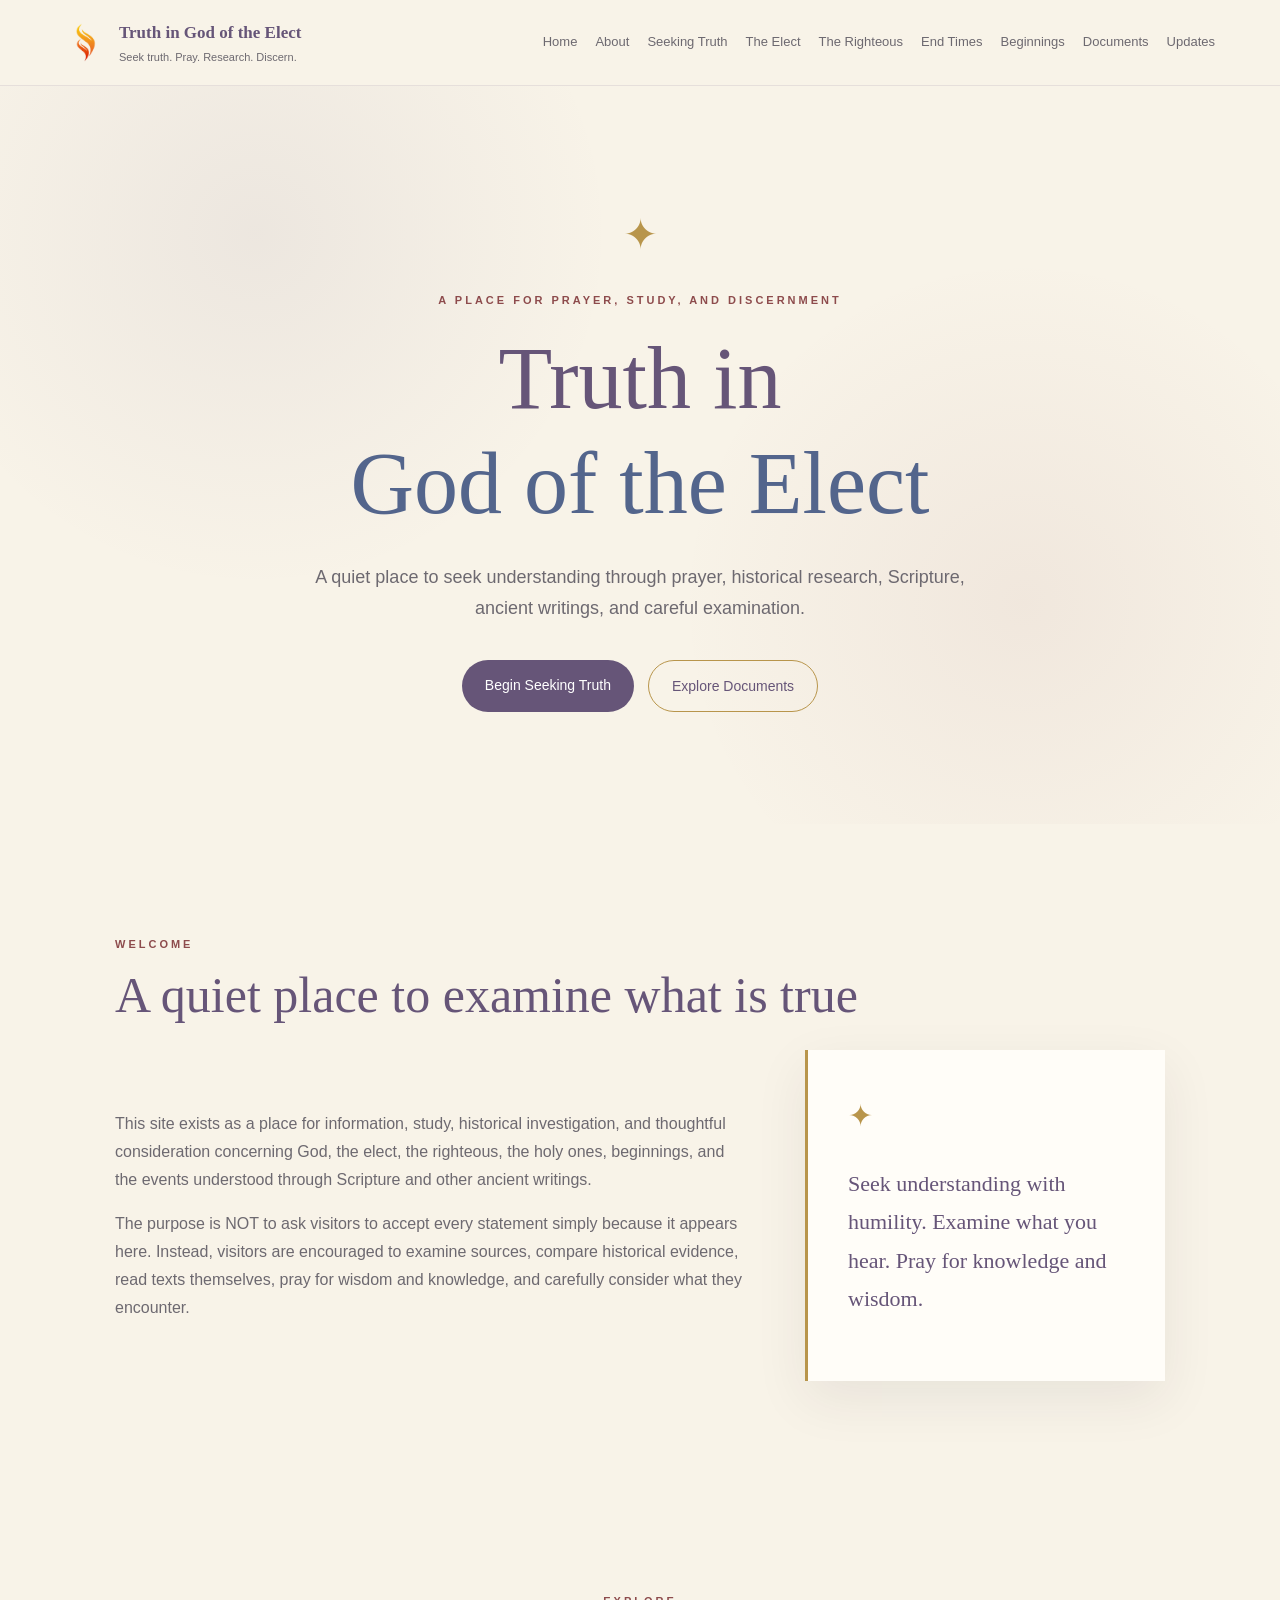
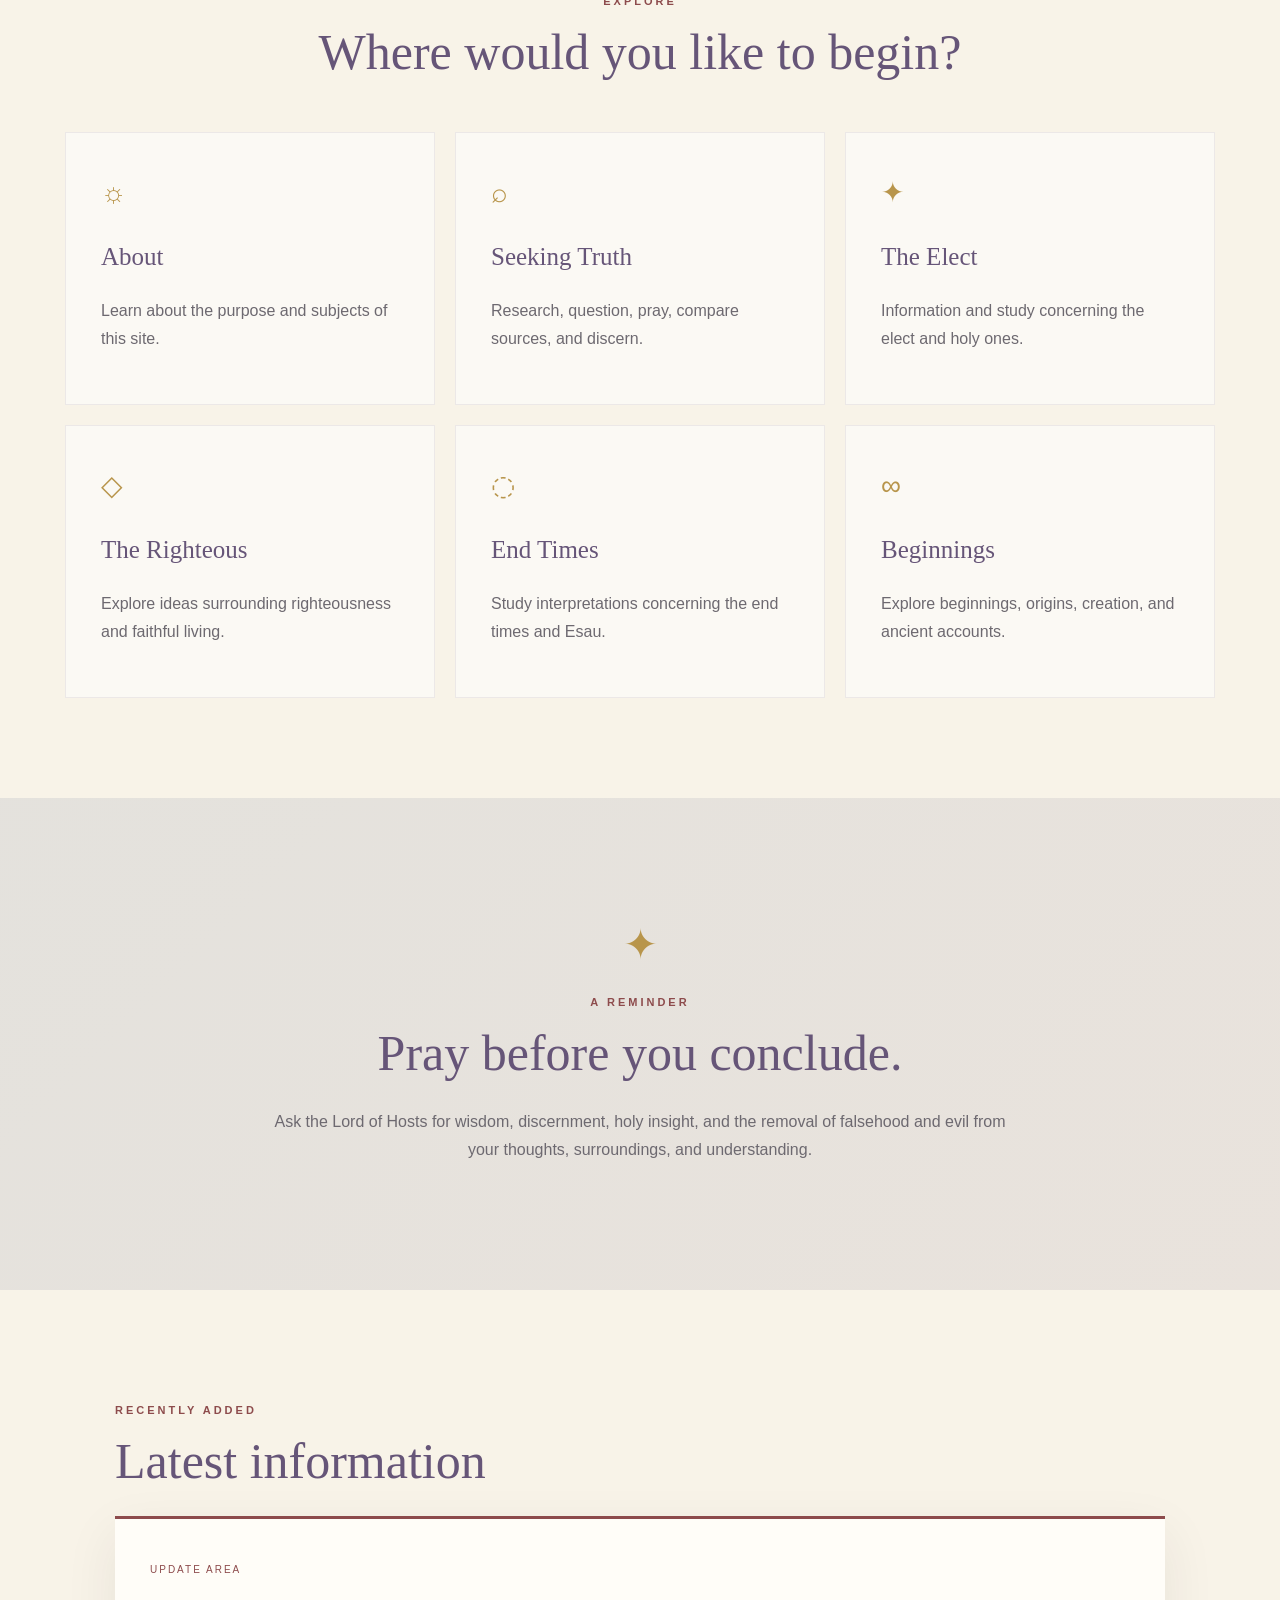
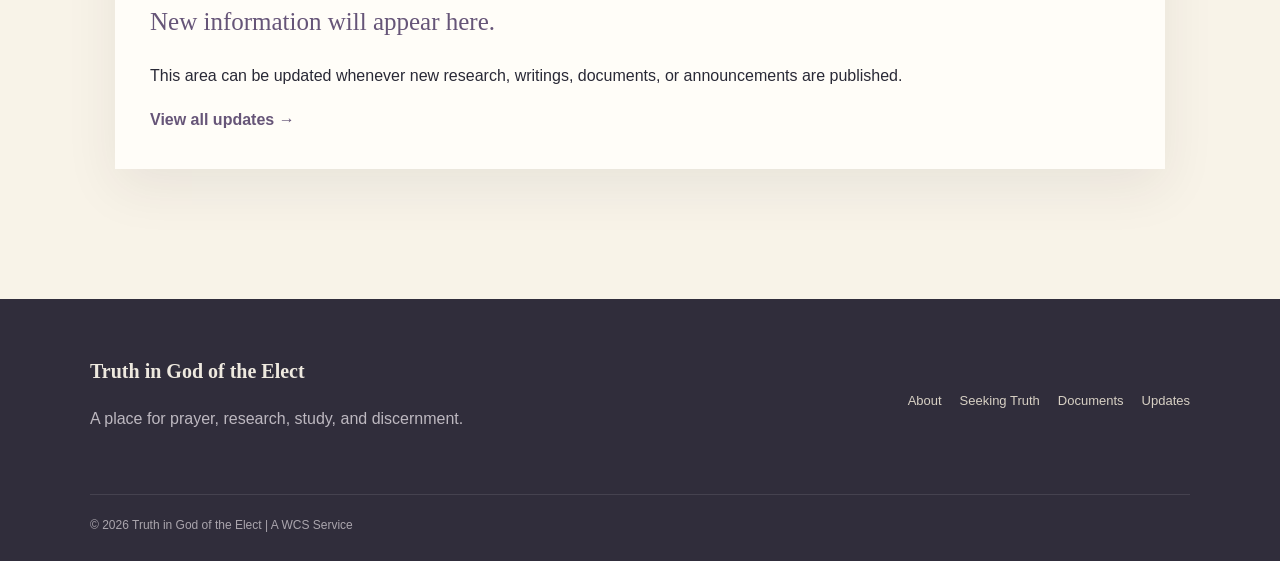
<file: index.html>
<!DOCTYPE html>
<html lang="en">
<head>
  <meta charset="UTF-8">
  <meta name="viewport" content="width=device-width, initial-scale=1.0">
  <title>Truth in God of the Elect</title>
  <meta name="description" content="Truth in God of the Elect — prayer, research, Scripture, history, reflection, and the seeking of truth.">
  <link rel="stylesheet" href="style.css">
</head>

<body>

<header class="site-header">
  <div class="header-inner">

    <a href="index.html" class="brand">
      <span class="brand-mark">
        <img src="flamelogo.png" alt="Truth in God of the Elect logo">
      </span>

      <span>
        <strong>Truth in God of the Elect</strong>
        <small>Seek truth. Pray. Research. Discern.</small>
      </span>
    </a>

    <button class="menu-button" onclick="toggleMenu()" aria-label="Open menu">
      ☰
    </button>

    <nav id="main-nav">
      <a href="index.html">Home</a>
      <a href="about.html">About</a>
      <a href="seeking-truth.html">Seeking Truth</a>
      <a href="elect.html">The Elect</a>
      <a href="righteous.html">The Righteous</a>
      <a href="end-times.html">End Times</a>
      <a href="beginnings.html">Beginnings</a>
      <a href="documents.html">Documents</a>
      <a href="updates.html">Updates</a>
    </nav>

  </div>
</header>

<main>

<section class="hero">
  <div class="hero-content">

    <div class="symbol">✦</div>

    <p class="eyebrow">A place for prayer, study, and discernment</p>

    <h1>Truth in<br><span>God of the Elect</span></h1>

    <p class="hero-text">
      A quiet place to seek understanding through prayer, historical research,
      Scripture, ancient writings, and careful examination.
    </p>

    <div class="hero-buttons">
      <a class="button primary" href="seeking-truth.html">Begin Seeking Truth</a>
      <a class="button secondary" href="documents.html">Explore Documents</a>
    </div>

  </div>
</section>

<section class="section">

  <div class="section-heading">
    <p class="eyebrow">Welcome</p>
    <h2>A quiet place to examine what is true</h2>
  </div>

  <div class="two-column">

    <div>
      <p>
        This site exists as a place for information, study,
        historical investigation, and thoughtful consideration concerning
        God, the elect, the righteous, the holy ones, beginnings, and
        the events understood through Scripture and other ancient writings.
      </p>

      <p>
        The purpose is NOT to ask visitors to accept every statement simply
        because it appears here. Instead, visitors are encouraged to examine
        sources, compare historical evidence, read texts themselves,
        pray for wisdom and knowledge, and carefully consider what they encounter.
      </p>
    </div>

    <aside class="quote-card">
      <span>✦</span>
      <p>
        Seek understanding with humility.
        Examine what you hear.
        Pray for knowledge and wisdom.
      </p>
    </aside>

  </div>

</section>

<section class="cards-section section">

  <div class="section-heading center">
    <p class="eyebrow">Explore</p>
    <h2>Where would you like to begin?</h2>
  </div>

  <div class="cards">

    <a class="card" href="about.html">
      <span class="card-icon">☼</span>
      <h3>About</h3>
      <p>Learn about the purpose and subjects of this site.</p>
    </a>

    <a class="card" href="seeking-truth.html">
      <span class="card-icon">⌕</span>
      <h3>Seeking Truth</h3>
      <p>Research, question, pray, compare sources, and discern.</p>
    </a>

    <a class="card" href="elect.html">
      <span class="card-icon">✦</span>
      <h3>The Elect</h3>
      <p>Information and study concerning the elect and holy ones.</p>
    </a>

    <a class="card" href="righteous.html">
      <span class="card-icon">◇</span>
      <h3>The Righteous</h3>
      <p>Explore ideas surrounding righteousness and faithful living.</p>
    </a>

    <a class="card" href="end-times.html">
      <span class="card-icon">◌</span>
      <h3>End Times</h3>
      <p>Study interpretations concerning the end times and Esau.</p>
    </a>

    <a class="card" href="beginnings.html">
      <span class="card-icon">∞</span>
      <h3>Beginnings</h3>
      <p>Explore beginnings, origins, creation, and ancient accounts.</p>
    </a>

  </div>

</section>

<section class="prayer-section">

  <div class="prayer-box">

    <span class="large-symbol">✦</span>

    <p class="eyebrow">A reminder</p>

    <h2>Pray before you conclude.</h2>

    <p>
      Ask the Lord of Hosts for wisdom, discernment, holy insight,
      and the removal of falsehood and evil from your thoughts,
      surroundings, and understanding.
    </p>

  </div>

</section>

<section class="latest section">

  <div class="section-heading">
    <p class="eyebrow">Recently Added</p>
    <h2>Latest information</h2>
  </div>

  <div class="update-preview">

    <div>
      <span class="date">UPDATE AREA</span>
      <h3>New information will appear here.</h3>
      <p>
        This area can be updated whenever new research, writings,
        documents, or announcements are published.
      </p>
    </div>

    <a class="text-link" href="updates.html">View all updates →</a>

  </div>

</section>

</main>

<footer>

  <div class="footer-inner">

    <div>
      <strong>Truth in God of the Elect</strong>
      <p>A place for prayer, research, study, and discernment.</p>
    </div>

    <div class="footer-links">
      <a href="about.html">About</a>
      <a href="seeking-truth.html">Seeking Truth</a>
      <a href="documents.html">Documents</a>
      <a href="updates.html">Updates</a>
    </div>

  </div>

  <div class="copyright">
    © <span id="year"></span> Truth in God of the Elect | A WCS Service
  </div>

</footer>

<script src="script.js"></script>

</body>
</html>
</file>
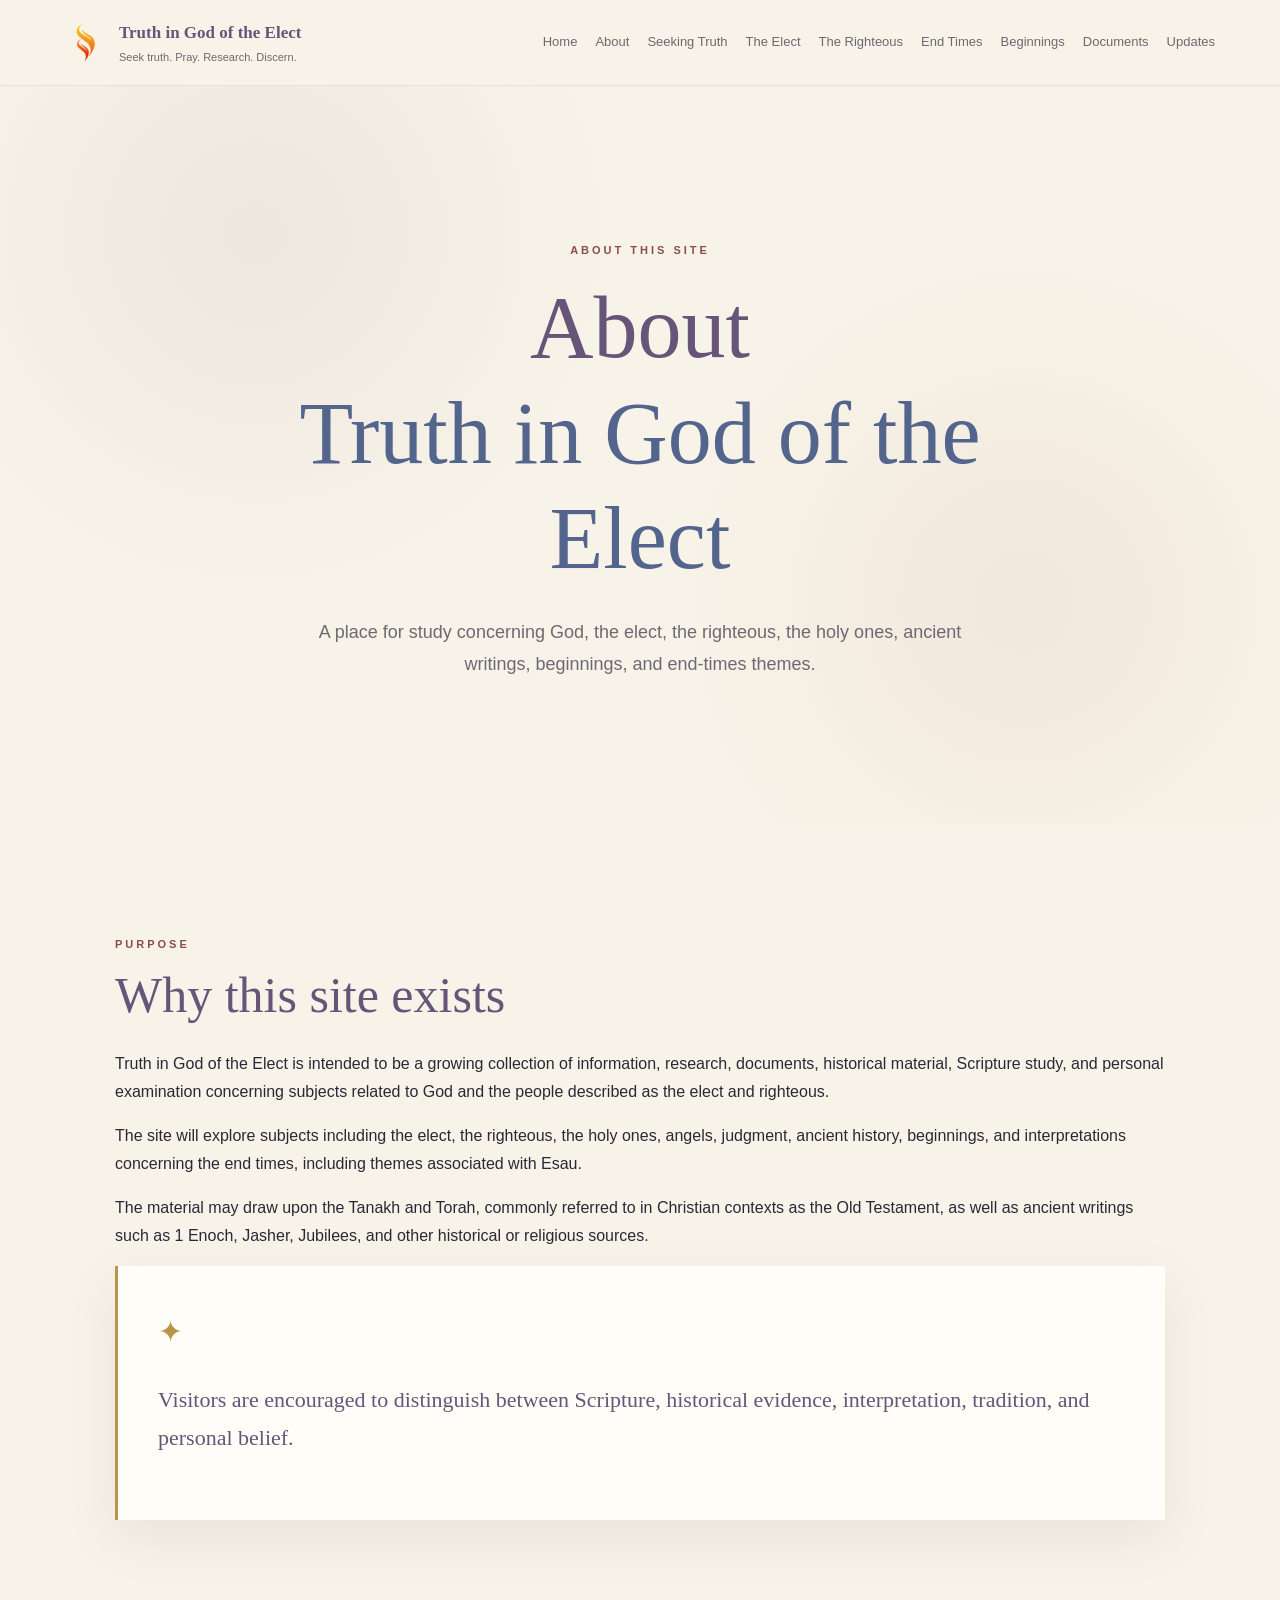
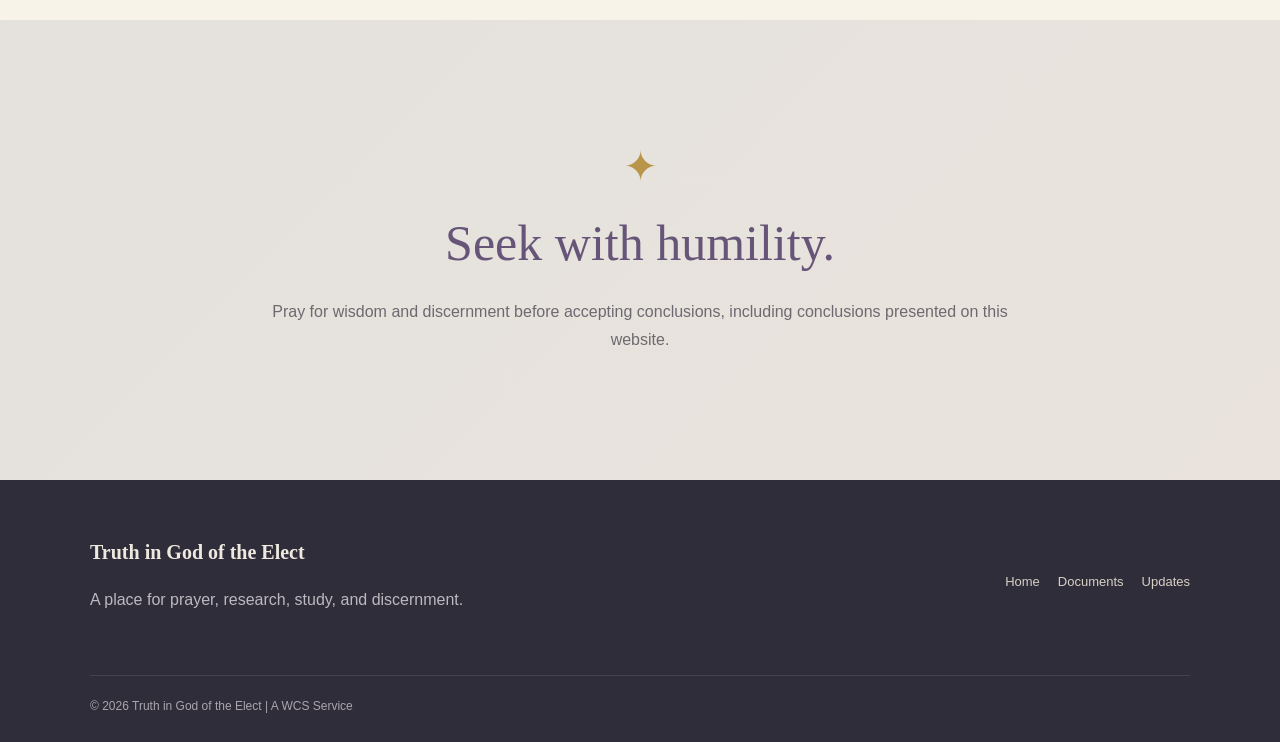
<file: about.html>
<!DOCTYPE html>
<html lang="en">
<head>
  <meta charset="UTF-8">
  <meta name="viewport" content="width=device-width, initial-scale=1.0">
  <title>About | Truth in God of the Elect</title>
  <link rel="stylesheet" href="style.css">
</head>

<body>

<header class="site-header">
  <div class="header-inner">

    <a href="index.html" class="brand">
      <span class="brand-mark">
        <img src="flamelogo.png" alt="Truth in God of the Elect logo">
      </span>

      <span>
        <strong>Truth in God of the Elect</strong>
        <small>Seek truth. Pray. Research. Discern.</small>
      </span>
    </a>

    <button class="menu-button" onclick="toggleMenu()" aria-label="Open menu">
      ☰
    </button>

    <nav id="main-nav">
      <a href="index.html">Home</a>
      <a href="about.html">About</a>
      <a href="seeking-truth.html">Seeking Truth</a>
      <a href="elect.html">The Elect</a>
      <a href="righteous.html">The Righteous</a>
      <a href="end-times.html">End Times</a>
      <a href="beginnings.html">Beginnings</a>
      <a href="documents.html">Documents</a>
      <a href="updates.html">Updates</a>
    </nav>

  </div>
</header>

<main>

<section class="hero">
  <div class="hero-content">

    <p class="eyebrow">About this site</p>

    <h1>About<br><span>Truth in God of the Elect</span></h1>

    <p class="hero-text">
      A place for study concerning God, the elect, the righteous,
      the holy ones, ancient writings, beginnings, and end-times themes.
    </p>

  </div>
</section>

<section class="section">

  <div class="section-heading">
    <p class="eyebrow">Purpose</p>
    <h2>Why this site exists</h2>
  </div>

  <p>
    Truth in God of the Elect is intended to be a growing collection
    of information, research, documents, historical material, Scripture
    study, and personal examination concerning subjects related to God
    and the people described as the elect and righteous.
  </p>

  <p>
    The site will explore subjects including the elect, the righteous,
    the holy ones, angels, judgment, ancient history, beginnings,
    and interpretations concerning the end times, including themes
    associated with Esau.
  </p>

  <p>
    The material may draw upon the Tanakh and Torah, commonly referred
    to in Christian contexts as the Old Testament, as well as ancient
    writings such as 1 Enoch, Jasher, Jubilees, and other historical
    or religious sources.
  </p>

  <div class="quote-card">
    <span>✦</span>
    <p>
      Visitors are encouraged to distinguish between Scripture,
      historical evidence, interpretation, tradition, and personal belief.
    </p>
  </div>

</section>

<section class="prayer-section">

  <div class="prayer-box">

    <span class="large-symbol">✦</span>

    <h2>Seek with humility.</h2>

    <p>
      Pray for wisdom and discernment before accepting conclusions,
      including conclusions presented on this website.
    </p>

  </div>

</section>

</main>

<footer>

  <div class="footer-inner">

    <div>
      <strong>Truth in God of the Elect</strong>
      <p>A place for prayer, research, study, and discernment.</p>
    </div>

    <div class="footer-links">
      <a href="index.html">Home</a>
      <a href="documents.html">Documents</a>
      <a href="updates.html">Updates</a>
    </div>

  </div>

  <div class="copyright">
    © <span id="year"></span>
 Truth in God of the Elect | A WCS Service
  </div>

</footer>

<script src="script.js"></script>

</body>
</html>
</file>
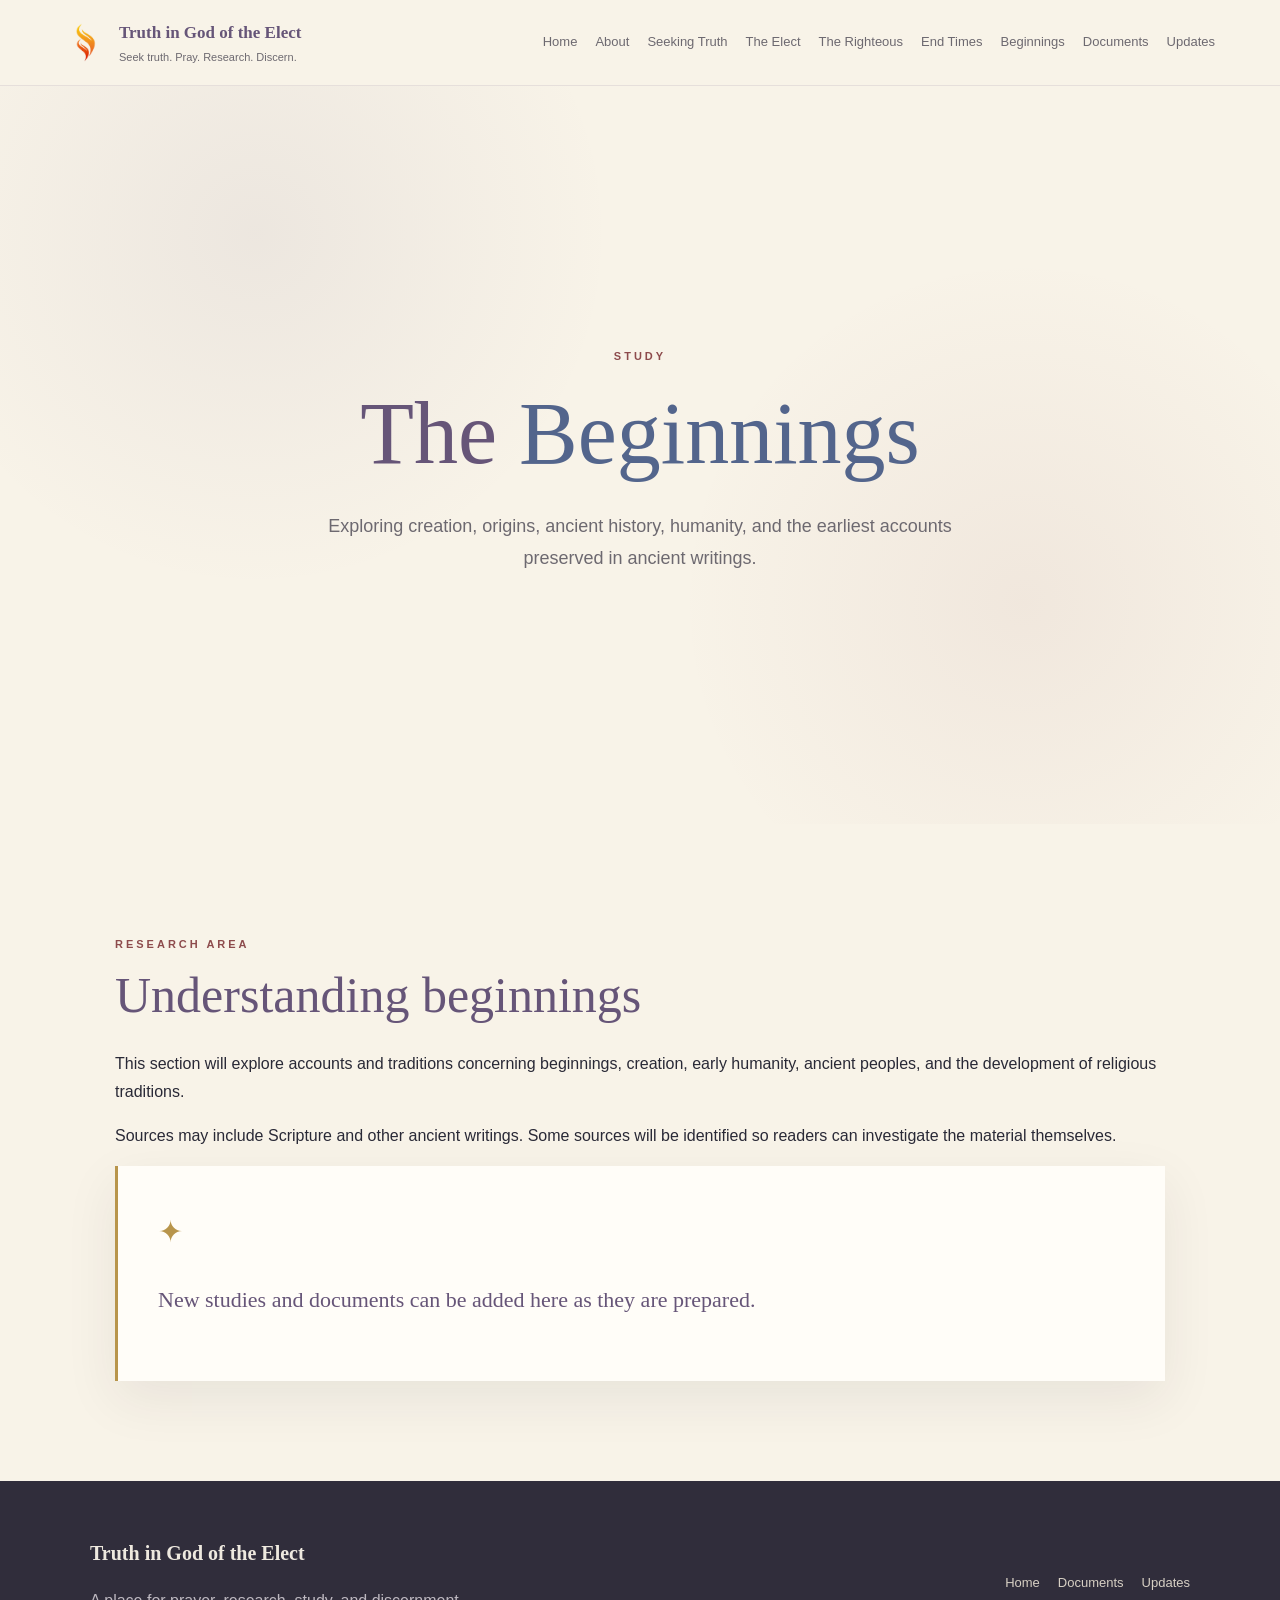
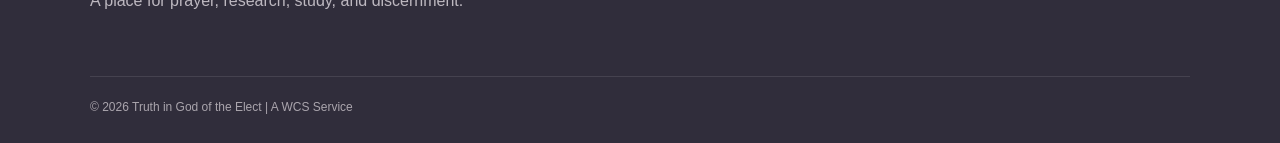
<file: beginnings.html>
<!DOCTYPE html>
<html lang="en">
<head>
  <meta charset="UTF-8">
  <meta name="viewport" content="width=device-width, initial-scale=1.0">
  <title>Beginnings | Truth in God of the Elect</title>
  <link rel="stylesheet" href="style.css">
</head>

<body>

<header class="site-header">
  <div class="header-inner">

    <a href="index.html" class="brand">
      <span class="brand-mark">
        <img src="flamelogo.png" alt="Truth in God of the Elect logo">
      </span>

      <span>
        <strong>Truth in God of the Elect</strong>
        <small>Seek truth. Pray. Research. Discern.</small>
      </span>
    </a>

    <button class="menu-button" onclick="toggleMenu()" aria-label="Open menu">
      ☰
    </button>

    <nav id="main-nav">
      <a href="index.html">Home</a>
      <a href="about.html">About</a>
      <a href="seeking-truth.html">Seeking Truth</a>
      <a href="elect.html">The Elect</a>
      <a href="righteous.html">The Righteous</a>
      <a href="end-times.html">End Times</a>
      <a href="beginnings.html">Beginnings</a>
      <a href="documents.html">Documents</a>
      <a href="updates.html">Updates</a>
    </nav>

  </div>
</header>

<main>

<section class="hero">

  <div class="hero-content">

    <p class="eyebrow">Study</p>

    <h1>The <span>Beginnings</span></h1>

    <p class="hero-text">
      Exploring creation, origins, ancient history, humanity,
      and the earliest accounts preserved in ancient writings.
    </p>

  </div>

</section>

<section class="section">

  <p class="eyebrow">Research area</p>

  <h2>Understanding beginnings</h2>

  <p>
    This section will explore accounts and traditions concerning
    beginnings, creation, early humanity, ancient peoples, and the
    development of religious traditions.
  </p>

  <p>
    Sources may include Scripture and other ancient writings.
    Some sources will be identified so readers can investigate
    the material themselves.
  </p>

  <div class="quote-card">
    <span>✦</span>
    <p>
      New studies and documents can be added here as they are prepared.
    </p>
  </div>

</section>

</main>

<footer>

  <div class="footer-inner">

    <div>
      <strong>Truth in God of the Elect</strong>
      <p>A place for prayer, research, study, and discernment.</p>
    </div>

    <div class="footer-links">
      <a href="index.html">Home</a>
      <a href="documents.html">Documents</a>
      <a href="updates.html">Updates</a>
    </div>

  </div>

  <div class="copyright">
    © <span id="year"></span> Truth in God of the Elect | A WCS Service
  </div>

</footer>

<script src="script.js"></script>

</body>
</html>
</file>
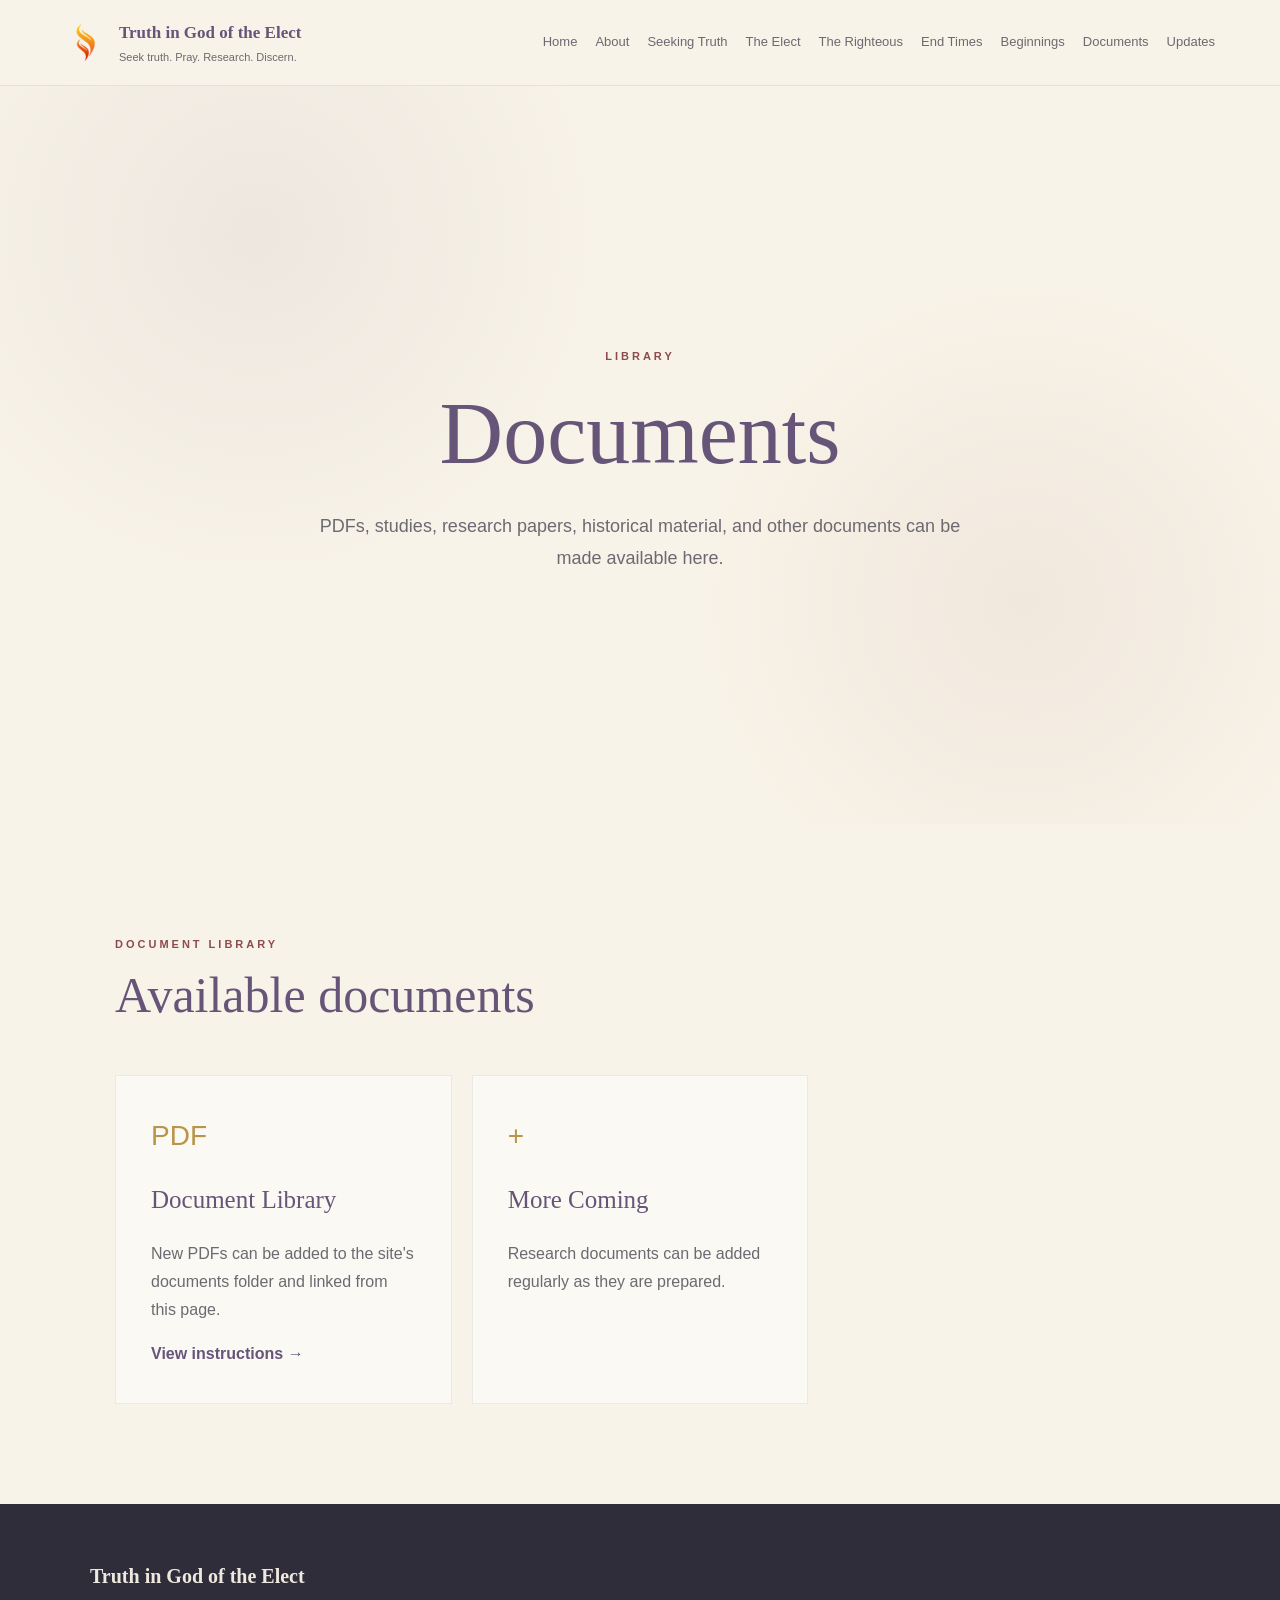
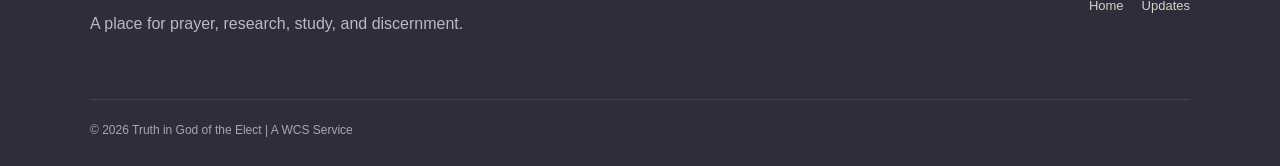
<file: documents.html>
<!DOCTYPE html>
<html lang="en">
<head>
  <meta charset="UTF-8">
  <meta name="viewport" content="width=device-width, initial-scale=1.0">
  <title>Documents | Truth in God of the Elect</title>
  <link rel="stylesheet" href="style.css">
</head>

<body>

<header class="site-header">
  <div class="header-inner">

    <a href="index.html" class="brand">
      <span class="brand-mark">
        <img src="flamelogo.png" alt="Truth in God of the Elect logo">
      </span>

      <span>
        <strong>Truth in God of the Elect</strong>
        <small>Seek truth. Pray. Research. Discern.</small>
      </span>
    </a>

    <button class="menu-button" onclick="toggleMenu()" aria-label="Open menu">
      ☰
    </button>

    <nav id="main-nav">
      <a href="index.html">Home</a>
      <a href="about.html">About</a>
      <a href="seeking-truth.html">Seeking Truth</a>
      <a href="elect.html">The Elect</a>
      <a href="righteous.html">The Righteous</a>
      <a href="end-times.html">End Times</a>
      <a href="beginnings.html">Beginnings</a>
      <a href="documents.html">Documents</a>
      <a href="updates.html">Updates</a>
    </nav>

  </div>
</header>

<main>

<section class="hero">

  <div class="hero-content">

    <p class="eyebrow">Library</p>

    <h1>Documents</h1>

    <p class="hero-text">
      PDFs, studies, research papers, historical material,
      and other documents can be made available here.
    </p>

  </div>

</section>

<section class="section">

  <div class="section-heading">
    <p class="eyebrow">Document library</p>
    <h2>Available documents</h2>
  </div>

  <div class="cards">

    <div class="card">
      <span class="card-icon">PDF</span>
      <h3>Document Library</h3>
      <p>
        New PDFs can be added to the site's documents folder
        and linked from this page.
      </p>
      <a class="text-link" href="documents/README.txt">
        View instructions →
      </a>
    </div>

    <div class="card">
      <span class="card-icon">+</span>
      <h3>More Coming</h3>
      <p>
        Research documents can be added regularly as they are prepared.
      </p>
    </div>

  </div>

</section>

</main>

<footer>

  <div class="footer-inner">

    <div>
      <strong>Truth in God of the Elect</strong>
      <p>A place for prayer, research, study, and discernment.</p>
    </div>

    <div class="footer-links">
      <a href="index.html">Home</a>
      <a href="updates.html">Updates</a>
    </div>

  </div>

  <div class="copyright">
    © <span id="year"></span> Truth in God of the Elect | A WCS Service
  </div>

</footer>

<script src="script.js"></script>

</body>
</html>
</file>
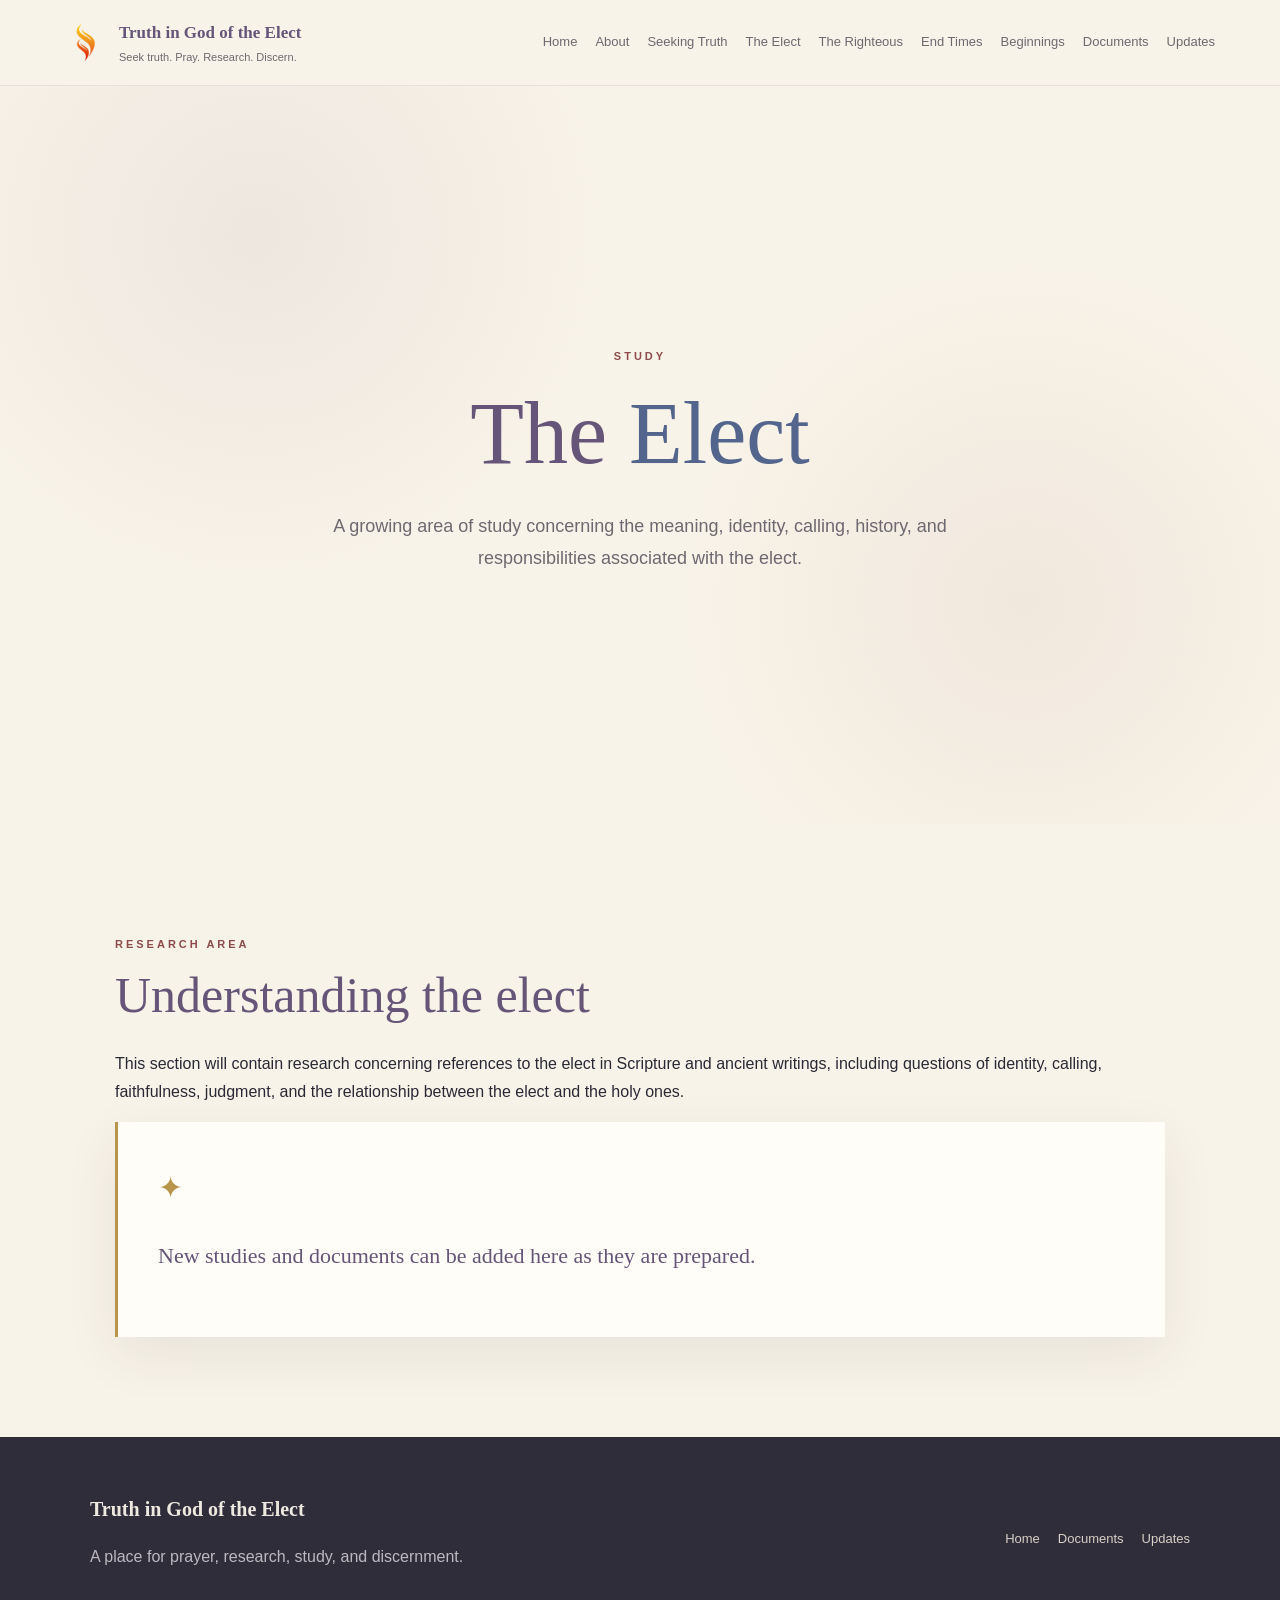
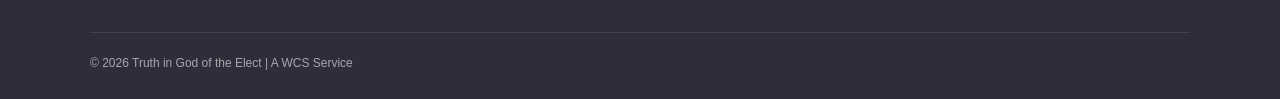
<file: elect.html>
<!DOCTYPE html>
<html lang="en">
<head>
  <meta charset="UTF-8">
  <meta name="viewport" content="width=device-width, initial-scale=1.0">
  <title>The Elect | Truth in God of the Elect</title>
  <link rel="stylesheet" href="style.css">
</head>

<body>

<header class="site-header">
  <div class="header-inner">

    <a href="index.html" class="brand">
      <span class="brand-mark">
        <img src="flamelogo.png" alt="Truth in God of the Elect logo">
      </span>

      <span>
        <strong>Truth in God of the Elect</strong>
        <small>Seek truth. Pray. Research. Discern.</small>
      </span>
    </a>

    <button class="menu-button" onclick="toggleMenu()" aria-label="Open menu">
      ☰
    </button>

    <nav id="main-nav">
      <a href="index.html">Home</a>
      <a href="about.html">About</a>
      <a href="seeking-truth.html">Seeking Truth</a>
      <a href="elect.html">The Elect</a>
      <a href="righteous.html">The Righteous</a>
      <a href="end-times.html">End Times</a>
      <a href="beginnings.html">Beginnings</a>
      <a href="documents.html">Documents</a>
      <a href="updates.html">Updates</a>
    </nav>

  </div>
</header>

<main>

<section class="hero">

  <div class="hero-content">

    <p class="eyebrow">Study</p>

    <h1>The <span>Elect</span></h1>

    <p class="hero-text">
      A growing area of study concerning the meaning, identity,
      calling, history, and responsibilities associated with the elect.
    </p>

  </div>

</section>

<section class="section">

  <p class="eyebrow">Research area</p>

  <h2>Understanding the elect</h2>

  <p>
    This section will contain research concerning references to the elect
    in Scripture and ancient writings, including questions of identity,
    calling, faithfulness, judgment, and the relationship between the
    elect and the holy ones.
  </p>

  <div class="quote-card">
    <span>✦</span>
    <p>
      New studies and documents can be added here as they are prepared.
    </p>
  </div>

</section>

</main>

<footer>

  <div class="footer-inner">

    <div>
      <strong>Truth in God of the Elect</strong>
      <p>A place for prayer, research, study, and discernment.</p>
    </div>

    <div class="footer-links">
      <a href="index.html">Home</a>
      <a href="documents.html">Documents</a>
      <a href="updates.html">Updates</a>
    </div>

  </div>

  <div class="copyright">
    © <span id="year"></span> Truth in God of the Elect | A WCS Service
  </div>

</footer>

<script src="script.js"></script>

</body>
</html>
</file>
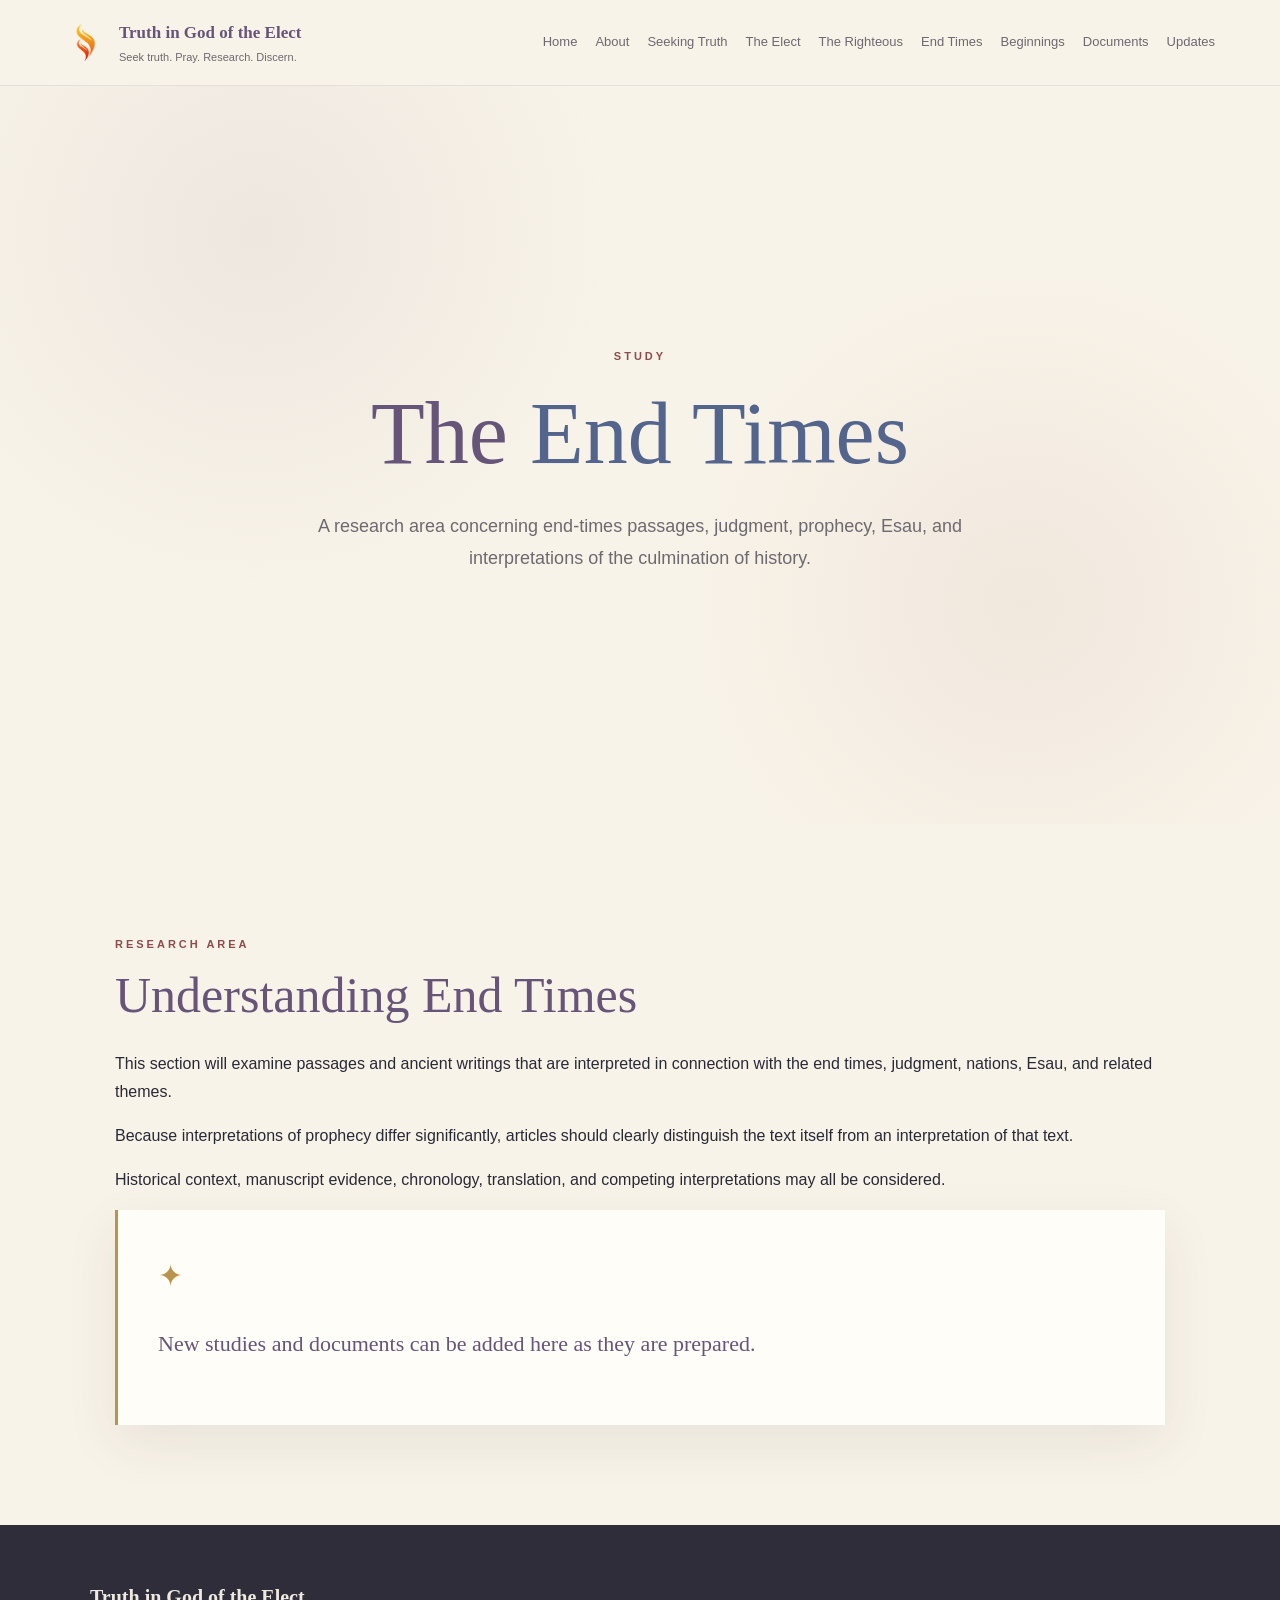
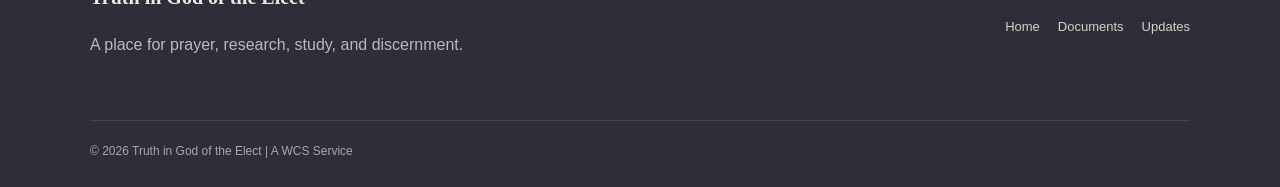
<file: end-times.html>
<!DOCTYPE html>
<html lang="en">
<head>
  <meta charset="UTF-8">
  <meta name="viewport" content="width=device-width, initial-scale=1.0">
  <title>End Times | Truth in God of the Elect</title>
  <link rel="stylesheet" href="style.css">
</head>

<body>

<header class="site-header">
  <div class="header-inner">

    <a href="index.html" class="brand">
      <span class="brand-mark">
        <img src="flamelogo.png" alt="Truth in God of the Elect logo">
      </span>

      <span>
        <strong>Truth in God of the Elect</strong>
        <small>Seek truth. Pray. Research. Discern.</small>
      </span>
    </a>

    <button class="menu-button" onclick="toggleMenu()" aria-label="Open menu">
      ☰
    </button>

    <nav id="main-nav">
      <a href="index.html">Home</a>
      <a href="about.html">About</a>
      <a href="seeking-truth.html">Seeking Truth</a>
      <a href="elect.html">The Elect</a>
      <a href="righteous.html">The Righteous</a>
      <a href="end-times.html">End Times</a>
      <a href="beginnings.html">Beginnings</a>
      <a href="documents.html">Documents</a>
      <a href="updates.html">Updates</a>
    </nav>

  </div>
</header>

<main>

<section class="hero">

  <div class="hero-content">

    <p class="eyebrow">Study</p>

    <h1>The <span>End Times</span></h1>

    <p class="hero-text">
      A research area concerning end-times passages,
      judgment, prophecy, Esau, and interpretations
      of the culmination of history.
    </p>

  </div>

</section>

<section class="section">

  <p class="eyebrow">Research area</p>

  <h2>Understanding End Times</h2>

  <p>
    This section will examine passages and ancient writings
    that are interpreted in connection with the end times,
    judgment, nations, Esau, and related themes.
  </p>

  <p>
    Because interpretations of prophecy differ significantly,
    articles should clearly distinguish the text itself from
    an interpretation of that text.
  </p>

  <p>
    Historical context, manuscript evidence, chronology,
    translation, and competing interpretations may all
    be considered.
  </p>

  <div class="quote-card">
    <span>✦</span>
    <p>
      New studies and documents can be added here as they are prepared.
    </p>
  </div>

</section>

</main>

<footer>

  <div class="footer-inner">

    <div>
      <strong>Truth in God of the Elect</strong>
      <p>A place for prayer, research, study, and discernment.</p>
    </div>

    <div class="footer-links">
      <a href="index.html">Home</a>
      <a href="documents.html">Documents</a>
      <a href="updates.html">Updates</a>
    </div>

  </div>

  <div class="copyright">
    © <span id="year"></span> Truth in God of the Elect | A WCS Service
  </div>

</footer>

<script src="script.js"></script>

</body>
</html>
</file>
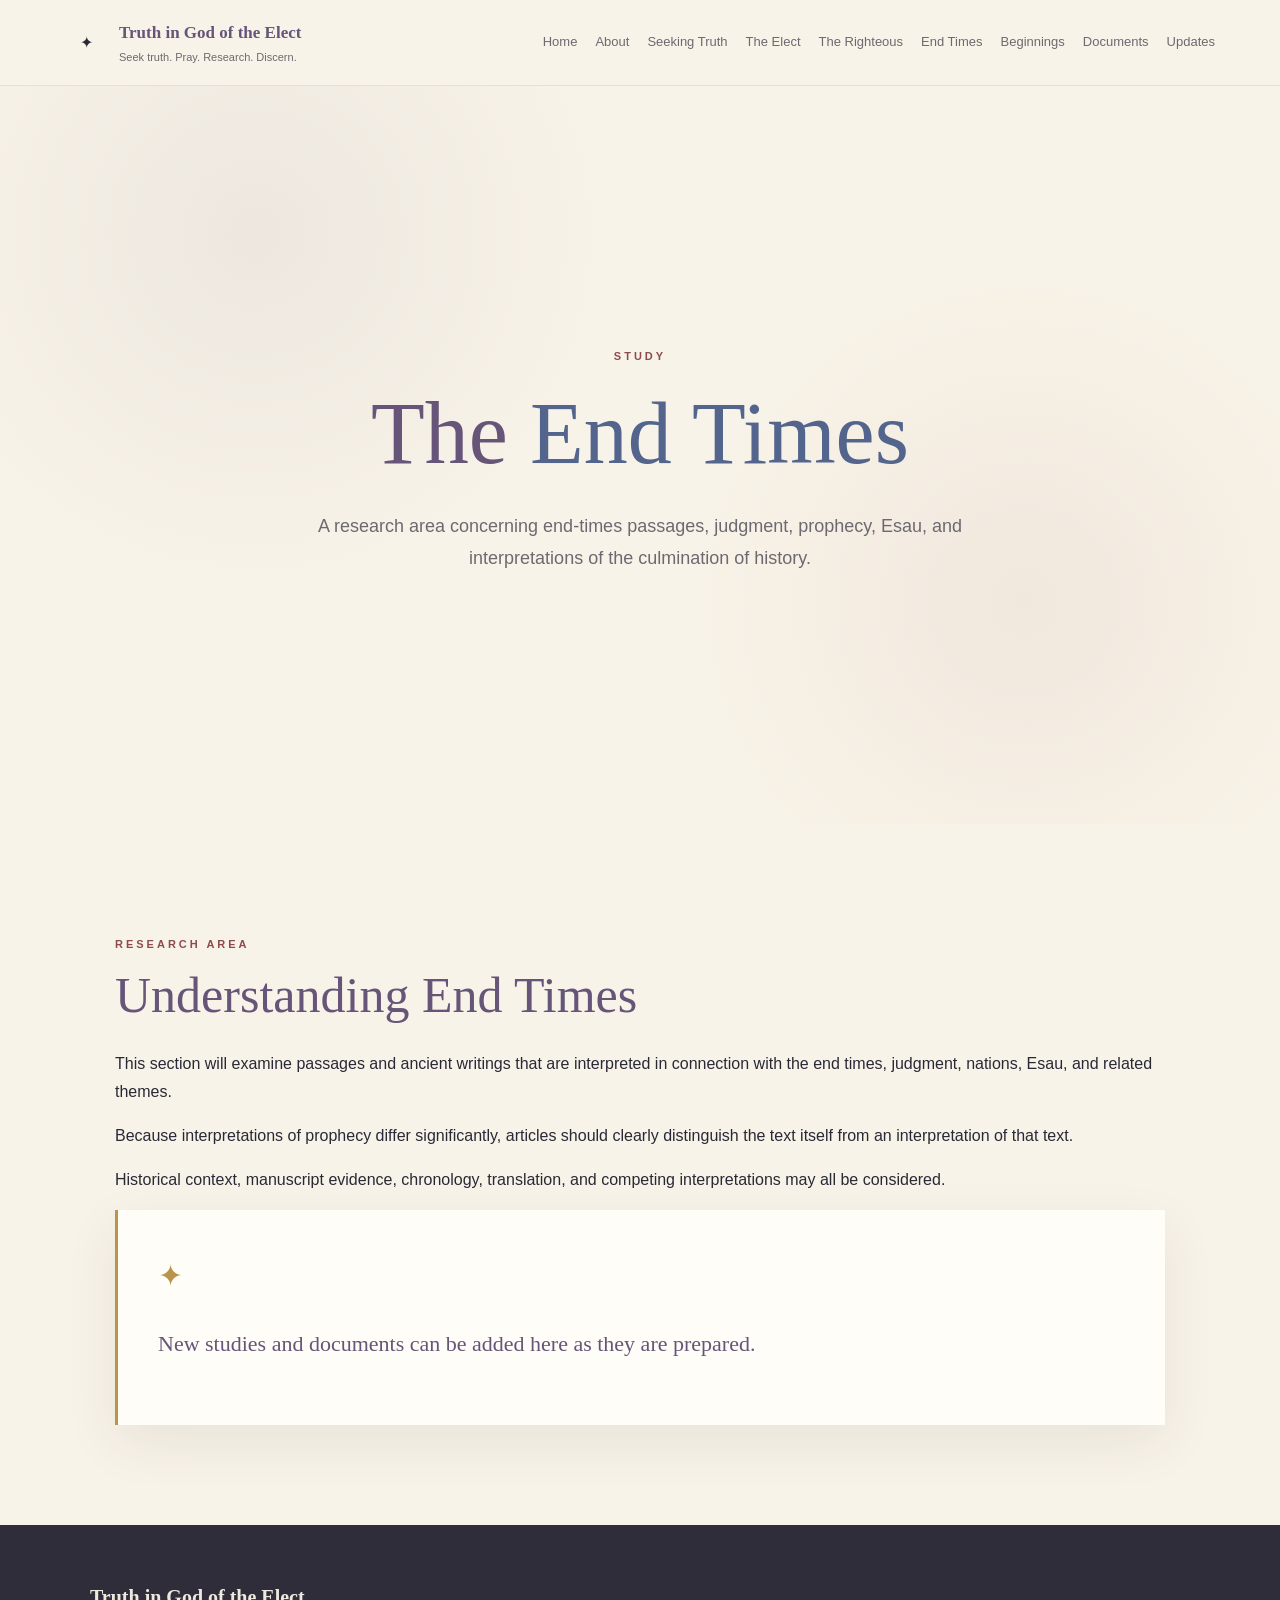
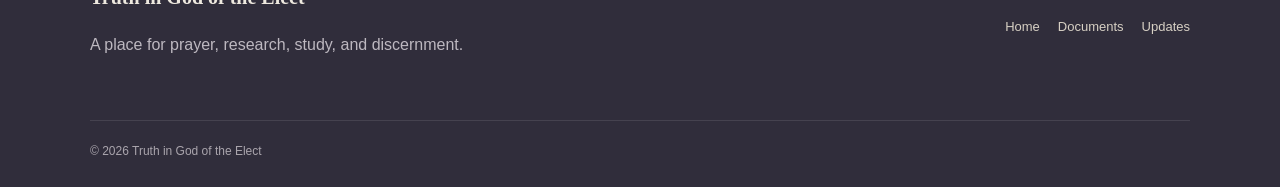
<file: endtimes.html>
<!DOCTYPE html>
<html lang="en">

<head>
    <meta charset="UTF-8">
    <meta name="viewport" content="width=device-width, initial-scale=1.0">

    <title>End Times | Truth in God of the Elect</title>

    <link rel="stylesheet" href="style.css">
</head>

<body>

<header class="site-header">

    <div class="header-inner">

        <a href="index.html" class="brand">
            <span class="brand-mark">✦</span>

            <span>
                <strong>Truth in God of the Elect</strong>
                <small>Seek truth. Pray. Research. Discern.</small>
            </span>
        </a>

        <button
            class="menu-button"
            onclick="toggleMenu()"
            aria-label="Open navigation menu">
            ☰
        </button>

        <nav id="main-nav">

            <a href="index.html">Home</a>
            <a href="about.html">About</a>
            <a href="seeking-truth.html">Seeking Truth</a>
            <a href="elect.html">The Elect</a>
            <a href="righteous.html">The Righteous</a>
            <a href="end-times.html">End Times</a>
            <a href="beginnings.html">Beginnings</a>
            <a href="documents.html">Documents</a>
            <a href="updates.html">Updates</a>

        </nav>

    </div>

</header>


<main>

    <section class="hero">

        <div class="hero-content">

            <p class="eyebrow">Study</p>

            <h1>
                The <span>End Times</span>
            </h1>

            <p class="hero-text">
                A research area concerning end-times passages,
                judgment, prophecy, Esau, and interpretations
                of the culmination of history.
            </p>

        </div>

    </section>


    <section class="section">

        <p class="eyebrow">Research area</p>

        <h2>Understanding End Times</h2>

        <p>
            This section will examine passages and ancient writings
            that are interpreted in connection with the end times,
            judgment, nations, Esau, and related themes.
        </p>

        <p>
            Because interpretations of prophecy differ significantly,
            articles should clearly distinguish the text itself from
            an interpretation of that text.
        </p>

        <p>
            Historical context, manuscript evidence, chronology,
            translation, and competing interpretations may all
            be considered.
        </p>


        <div class="quote-card">

            <span>✦</span>

            <p>
                New studies and documents can be added here
                as they are prepared.
            </p>

        </div>

    </section>

</main>


<footer>

    <div class="footer-inner">

        <div>
            <strong>Truth in God of the Elect</strong>

            <p>
                A place for prayer, research, study,
                and discernment.
            </p>
        </div>


        <div class="footer-links">

            <a href="index.html">Home</a>
            <a href="documents.html">Documents</a>
            <a href="updates.html">Updates</a>

        </div>

    </div>


    <div class="copyright">

        © <span id="year"></span>
        Truth in God of the Elect

    </div>

</footer>


<script src="script.js"></script>

</body>
</html>
</file>
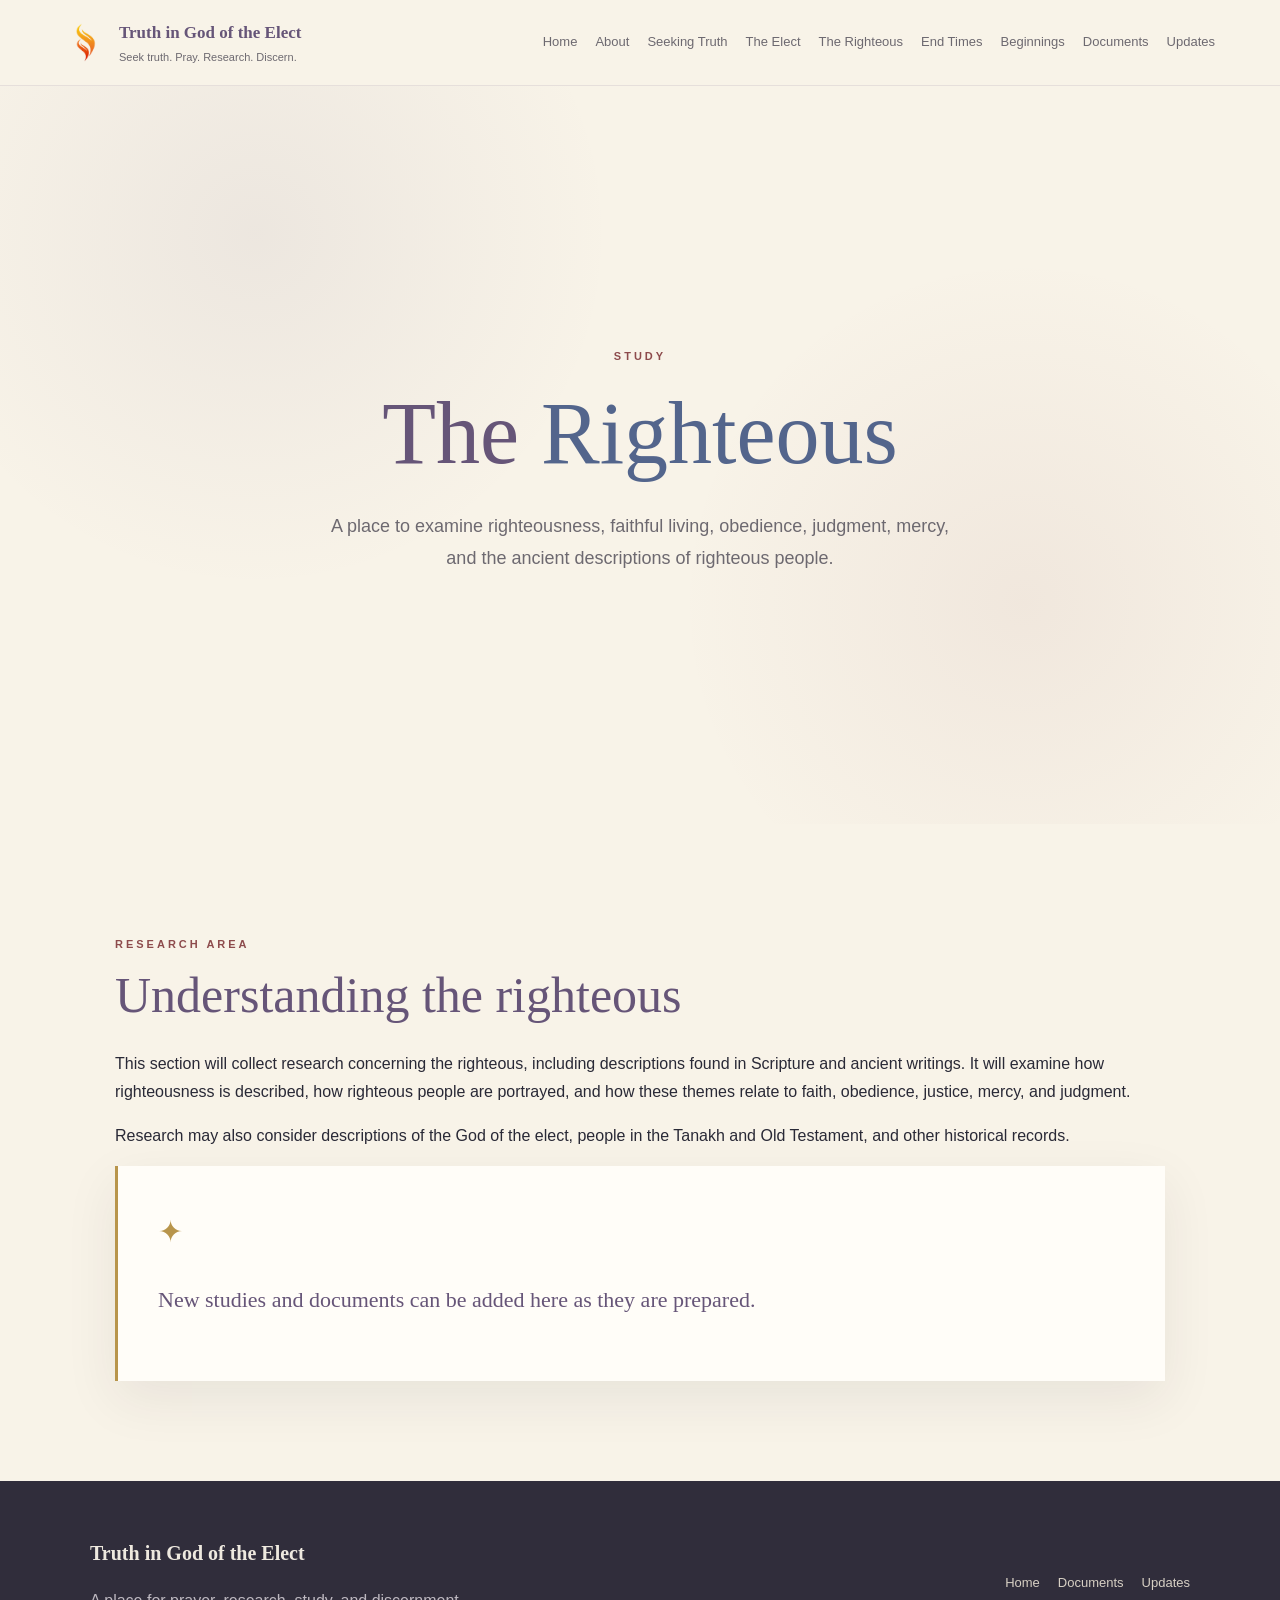
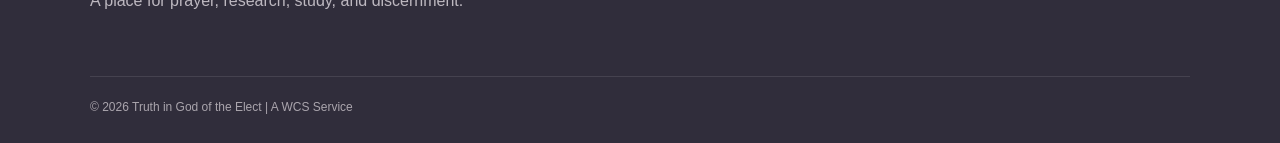
<file: righteous.html>
<!DOCTYPE html>
<html lang="en">
<head>
  <meta charset="UTF-8">
  <meta name="viewport" content="width=device-width, initial-scale=1.0">
  <title>The Righteous | Truth in God of the Elect</title>
  <link rel="stylesheet" href="style.css">
</head>

<body>

<header class="site-header">
  <div class="header-inner">

    <a href="index.html" class="brand">
      <span class="brand-mark">
        <img src="flamelogo.png" alt="Truth in God of the Elect logo">
      </span>

      <span>
        <strong>Truth in God of the Elect</strong>
        <small>Seek truth. Pray. Research. Discern.</small>
      </span>
    </a>

    <button class="menu-button" onclick="toggleMenu()" aria-label="Open menu">
      ☰
    </button>

    <nav id="main-nav">
      <a href="index.html">Home</a>
      <a href="about.html">About</a>
      <a href="seeking-truth.html">Seeking Truth</a>
      <a href="elect.html">The Elect</a>
      <a href="righteous.html">The Righteous</a>
      <a href="end-times.html">End Times</a>
      <a href="beginnings.html">Beginnings</a>
      <a href="documents.html">Documents</a>
      <a href="updates.html">Updates</a>
    </nav>

  </div>
</header>

<main>

<section class="hero">

  <div class="hero-content">

    <p class="eyebrow">Study</p>

    <h1>The <span>Righteous</span></h1>

    <p class="hero-text">
      A place to examine righteousness, faithful living, obedience,
      judgment, mercy, and the ancient descriptions of righteous people.
    </p>

  </div>

</section>

<section class="section">

  <p class="eyebrow">Research area</p>

  <h2>Understanding the righteous</h2>

  <p>
    This section will collect research concerning the righteous,
    including descriptions found in Scripture and ancient writings.
    It will examine how righteousness is described, how righteous people
    are portrayed, and how these themes relate to faith, obedience,
    justice, mercy, and judgment.
  </p>

  <p>
    Research may also consider descriptions of the God of the elect,
    people in the Tanakh and Old Testament, and other historical records.
  </p>

  <div class="quote-card">
    <span>✦</span>
    <p>
      New studies and documents can be added here as they are prepared.
    </p>
  </div>

</section>

</main>

<footer>

  <div class="footer-inner">

    <div>
      <strong>Truth in God of the Elect</strong>
      <p>A place for prayer, research, study, and discernment.</p>
    </div>

    <div class="footer-links">
      <a href="index.html">Home</a>
      <a href="documents.html">Documents</a>
      <a href="updates.html">Updates</a>
    </div>

  </div>

  <div class="copyright">
    © <span id="year"></span> Truth in God of the Elect | A WCS Service
  </div>

</footer>

<script src="script.js"></script>

</body>
</html>
</file>
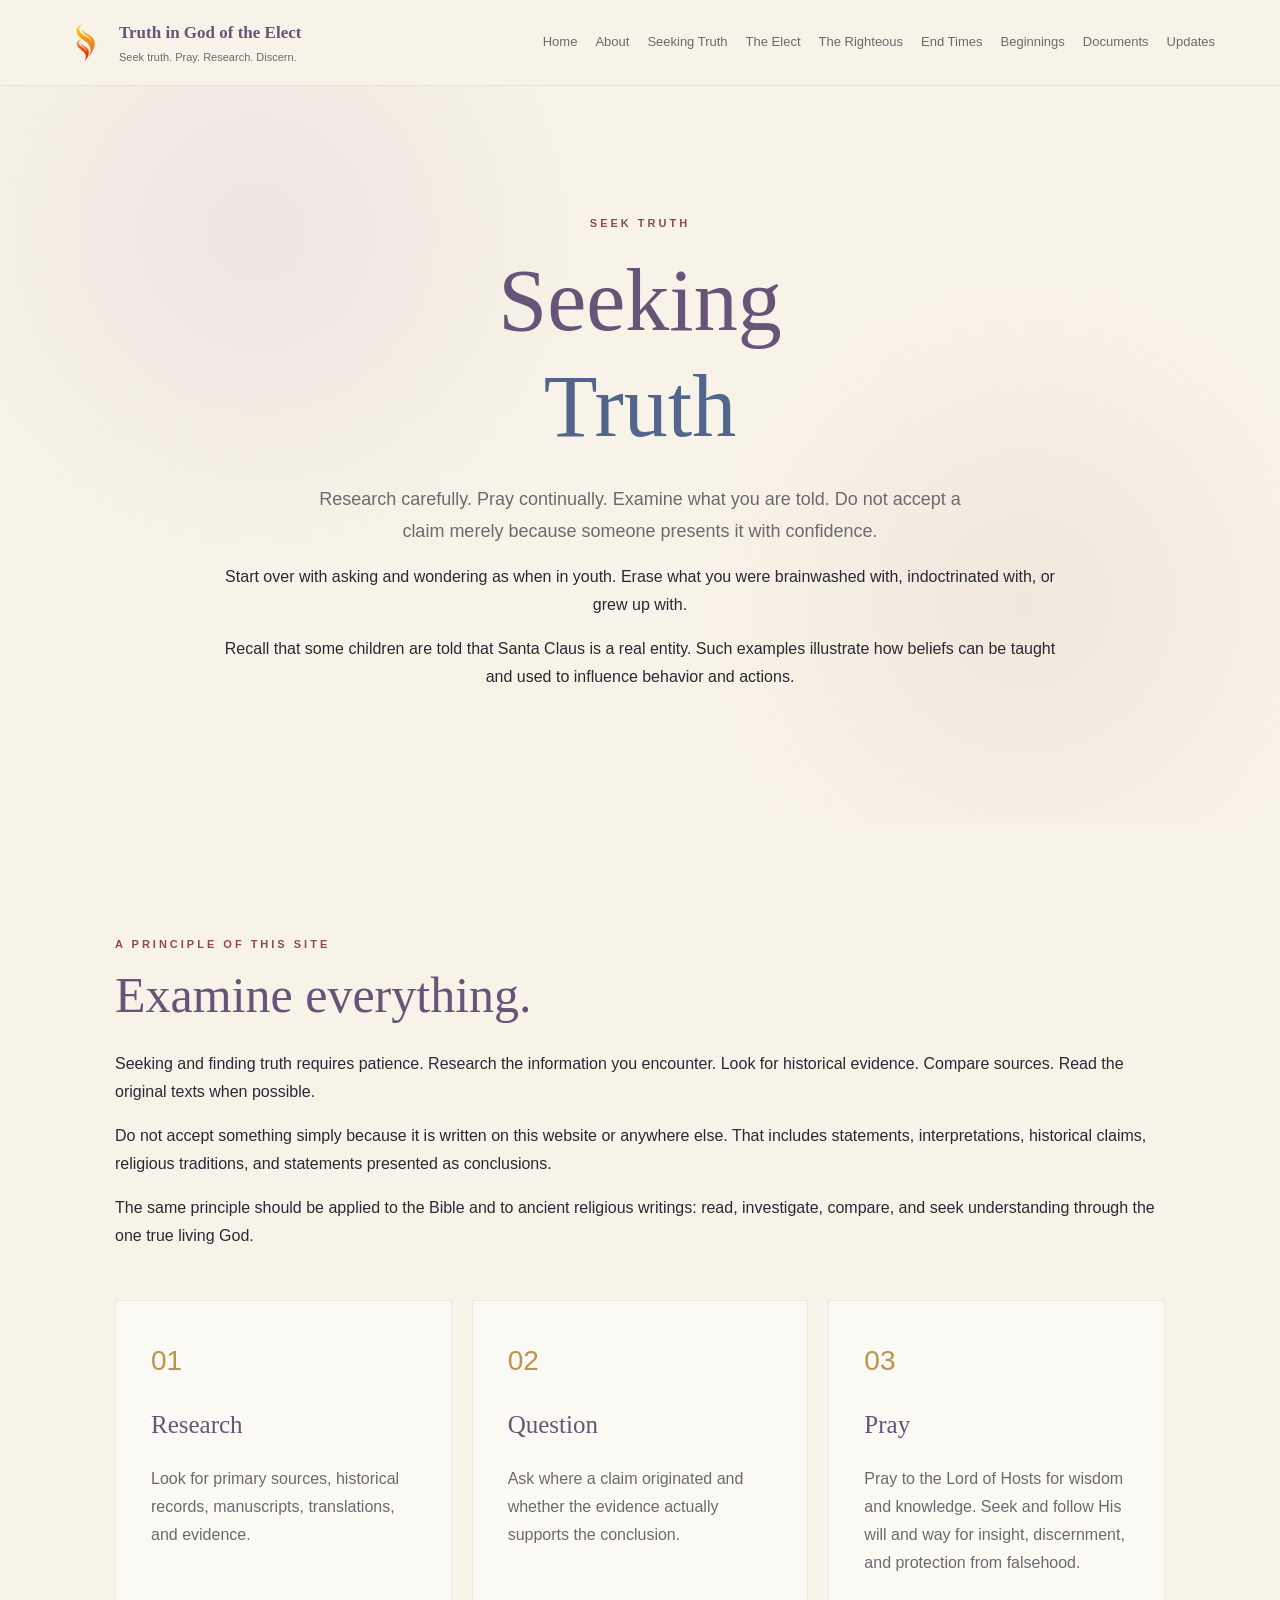
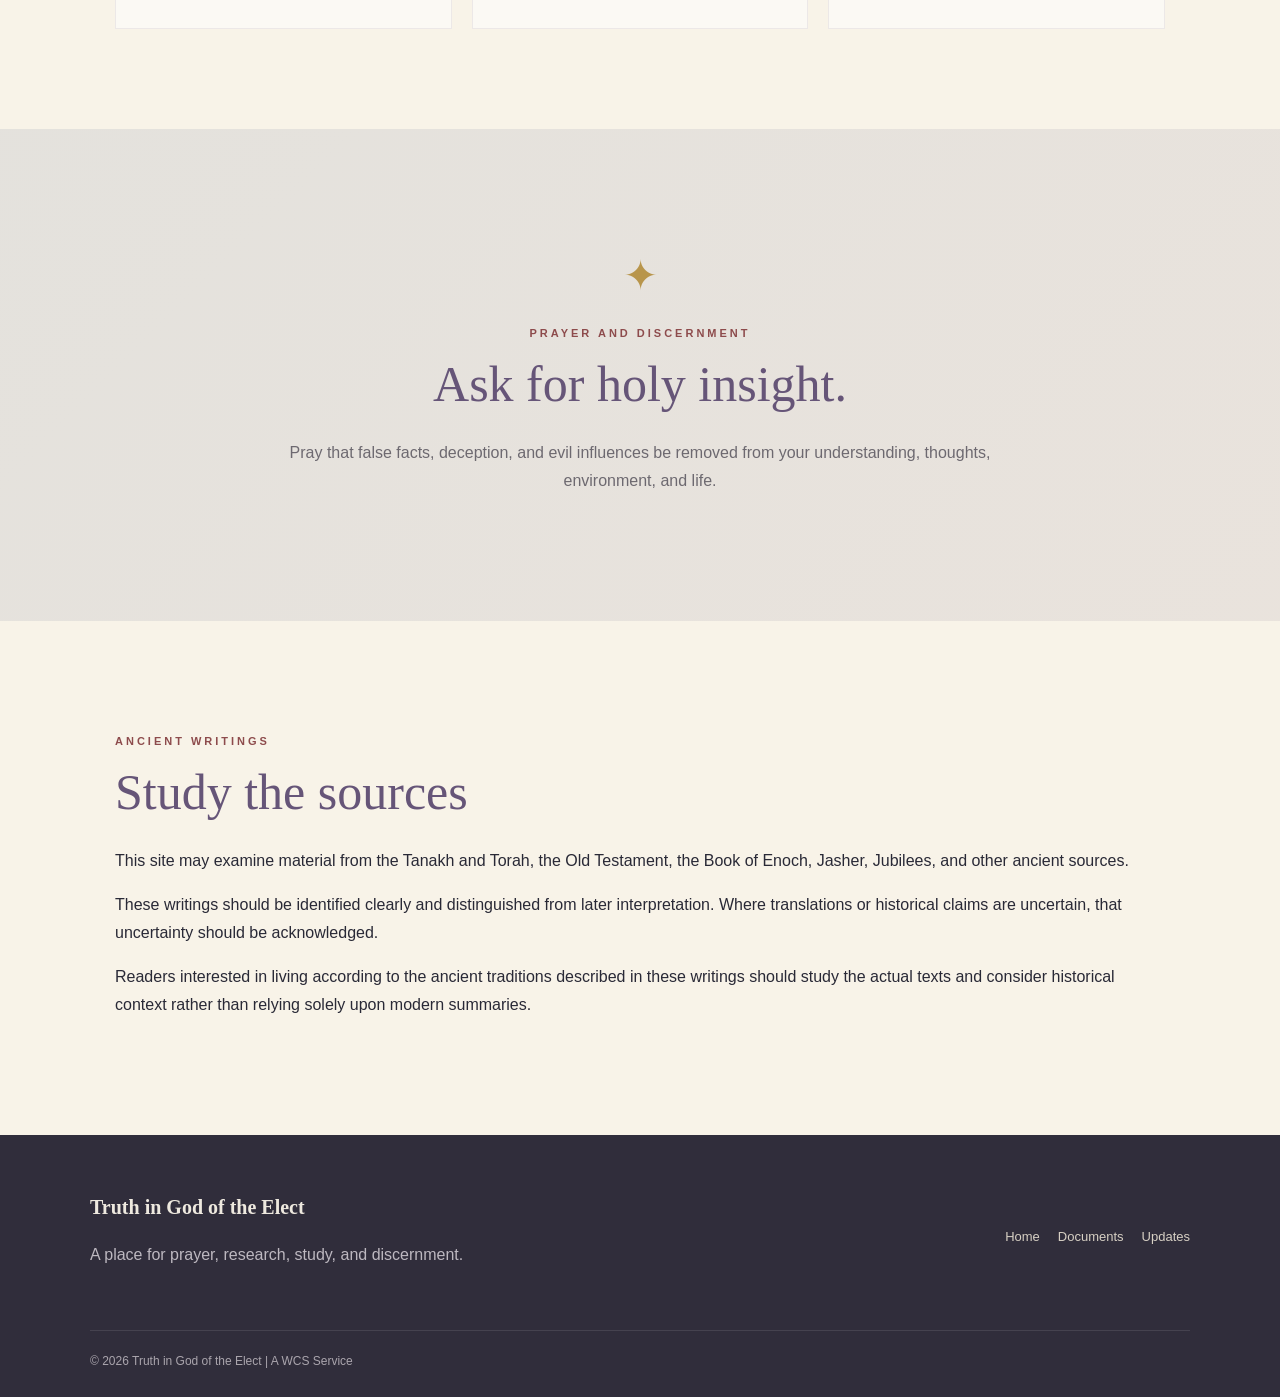
<file: seeking-truth.html>
<!DOCTYPE html>
<html lang="en">
<head>
  <meta charset="UTF-8">
  <meta name="viewport" content="width=device-width, initial-scale=1.0">
  <title>Seeking Truth | Truth in God of the Elect</title>
  <link rel="stylesheet" href="style.css">
</head>

<body>

<header class="site-header">
  <div class="header-inner">

    <a href="index.html" class="brand">
      <span class="brand-mark">
        <img src="flamelogo.png" alt="Truth in God of the Elect logo">
      </span>

      <span>
        <strong>Truth in God of the Elect</strong>
        <small>Seek truth. Pray. Research. Discern.</small>
      </span>
    </a>

    <button class="menu-button" onclick="toggleMenu()" aria-label="Open menu">
      ☰
    </button>

    <nav id="main-nav">
      <a href="index.html">Home</a>
      <a href="about.html">About</a>
      <a href="seeking-truth.html">Seeking Truth</a>
      <a href="elect.html">The Elect</a>
      <a href="righteous.html">The Righteous</a>
      <a href="end-times.html">End Times</a>
      <a href="beginnings.html">Beginnings</a>
      <a href="documents.html">Documents</a>
      <a href="updates.html">Updates</a>
    </nav>

  </div>
</header>

<main>

<section class="hero">

  <div class="hero-content">

    <p class="eyebrow">Seek truth</p>

    <h1>Seeking<br><span>Truth</span></h1>

    <p class="hero-text">
      Research carefully. Pray continually. Examine what you are told.
      Do not accept a claim merely because someone presents it with confidence.
    </p>

    <p>
      Start over with asking and wondering as when in youth.
      Erase what you were brainwashed with, indoctrinated with,
      or grew up with.
    </p>

    <p>
      Recall that some children are told that Santa Claus is a real entity.
      Such examples illustrate how beliefs can be taught and used to
      influence behavior and actions.
    </p>

  </div>

</section>

<section class="section">

  <div class="section-heading">
    <p class="eyebrow">A principle of this site</p>
    <h2>Examine everything.</h2>
  </div>

  <p>
    Seeking and finding truth requires patience. Research the information
    you encounter. Look for historical evidence. Compare sources.
    Read the original texts when possible.
  </p>

  <p>
    Do not accept something simply because it is written on this website
    or anywhere else. That includes statements, interpretations,
    historical claims, religious traditions, and statements presented
    as conclusions.
  </p>

  <p>
    The same principle should be applied to the Bible and to ancient
    religious writings: read, investigate, compare, and seek understanding
    through the one true living God.
  </p>

  <div class="cards">

    <div class="card">
      <span class="card-icon">01</span>
      <h3>Research</h3>
      <p>
        Look for primary sources, historical records, manuscripts,
        translations, and evidence.
      </p>
    </div>

    <div class="card">
      <span class="card-icon">02</span>
      <h3>Question</h3>
      <p>
        Ask where a claim originated and whether the evidence actually
        supports the conclusion.
      </p>
    </div>

    <div class="card">
      <span class="card-icon">03</span>
      <h3>Pray</h3>
      <p>
        Pray to the Lord of Hosts for wisdom and knowledge.
        Seek and follow His will and way for insight, discernment,
        and protection from falsehood.
      </p>
    </div>

  </div>

</section>

<section class="prayer-section">

  <div class="prayer-box">

    <span class="large-symbol">✦</span>

    <p class="eyebrow">Prayer and discernment</p>

    <h2>Ask for holy insight.</h2>

    <p>
      Pray that false facts, deception, and evil influences be removed
      from your understanding, thoughts, environment, and life.
    </p>

  </div>

</section>

<section class="section">

  <div class="section-heading">
    <p class="eyebrow">Ancient writings</p>
    <h2>Study the sources</h2>
  </div>

  <p>
    This site may examine material from the Tanakh and Torah, the Old
    Testament, the Book of Enoch, Jasher, Jubilees, and other ancient
    sources.
  </p>

  <p>
    These writings should be identified clearly and distinguished from
    later interpretation. Where translations or historical claims are
    uncertain, that uncertainty should be acknowledged.
  </p>

  <p>
    Readers interested in living according to the ancient traditions
    described in these writings should study the actual texts and consider
    historical context rather than relying solely upon modern summaries.
  </p>

</section>

</main>

<footer>

  <div class="footer-inner">

    <div>
      <strong>Truth in God of the Elect</strong>
      <p>A place for prayer, research, study, and discernment.</p>
    </div>

    <div class="footer-links">
      <a href="index.html">Home</a>
      <a href="documents.html">Documents</a>
      <a href="updates.html">Updates</a>
    </div>

  </div>

  <div class="copyright">
    © <span id="year"></span> Truth in God of the Elect | A WCS Service
  </div>

</footer>

<script src="script.js"></script>

</body>
</html>
</file>
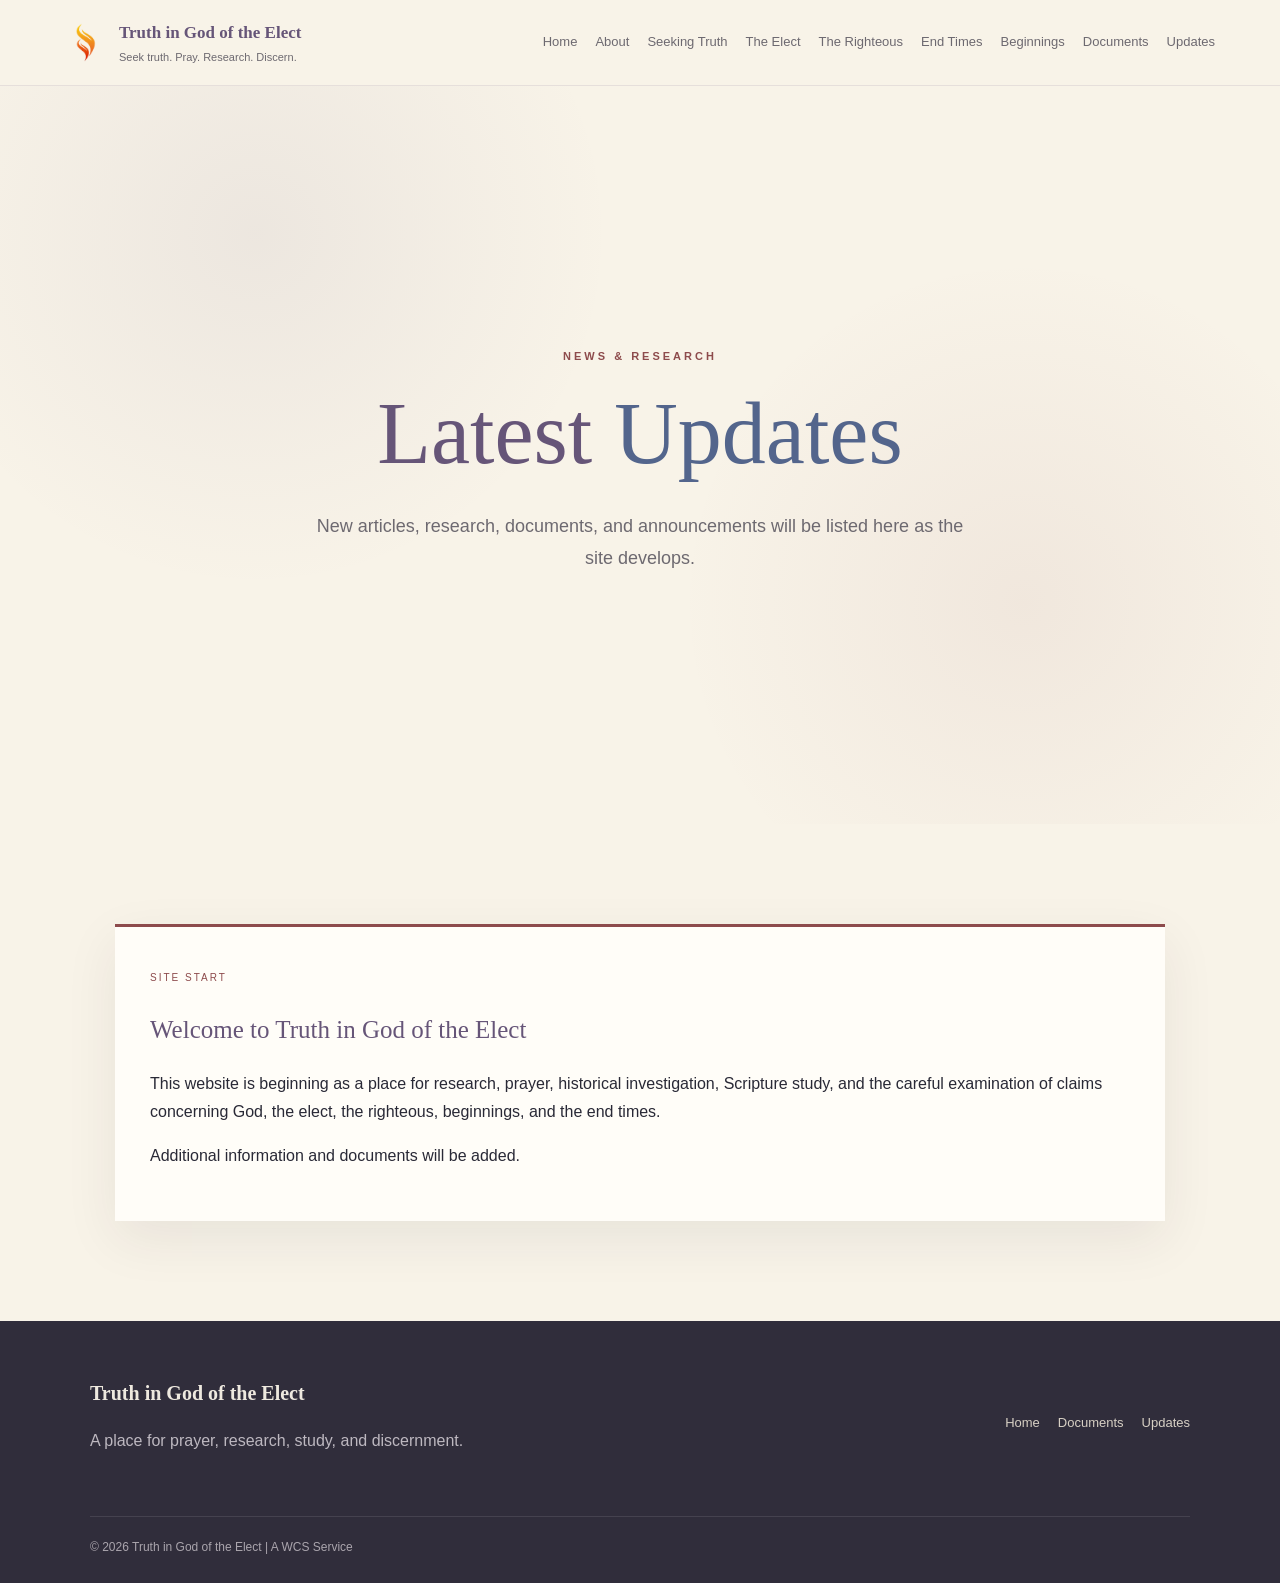
<file: updates.html>
<!DOCTYPE html>
<html lang="en">
<head>
  <meta charset="UTF-8">
  <meta name="viewport" content="width=device-width, initial-scale=1.0">
  <title>Updates | Truth in God of the Elect</title>
  <link rel="stylesheet" href="style.css">
</head>

<body>

<header class="site-header">
  <div class="header-inner">

    <a href="index.html" class="brand">
      <span class="brand-mark">
        <img src="flamelogo.png" alt="Truth in God of the Elect logo">
      </span>

      <span>
        <strong>Truth in God of the Elect</strong>
        <small>Seek truth. Pray. Research. Discern.</small>
      </span>
    </a>

    <button class="menu-button" onclick="toggleMenu()" aria-label="Open menu">
      ☰
    </button>

    <nav id="main-nav">
      <a href="index.html">Home</a>
      <a href="about.html">About</a>
      <a href="seeking-truth.html">Seeking Truth</a>
      <a href="elect.html">The Elect</a>
      <a href="righteous.html">The Righteous</a>
      <a href="end-times.html">End Times</a>
      <a href="beginnings.html">Beginnings</a>
      <a href="documents.html">Documents</a>
      <a href="updates.html">Updates</a>
    </nav>

  </div>
</header>

<main>

<section class="hero">

  <div class="hero-content">

    <p class="eyebrow">News &amp; research</p>

    <h1>Latest <span>Updates</span></h1>

    <p class="hero-text">
      New articles, research, documents, and announcements will be
      listed here as the site develops.
    </p>

  </div>

</section>

<section class="section">

  <div class="update-preview">

    <span class="date">SITE START</span>

    <h3>Welcome to Truth in God of the Elect</h3>

    <p>
      This website is beginning as a place for research, prayer,
      historical investigation, Scripture study, and the careful
      examination of claims concerning God, the elect, the righteous,
      beginnings, and the end times.
    </p>

    <p>
      Additional information and documents will be added.
    </p>

  </div>

</section>

</main>

<footer>

  <div class="footer-inner">

    <div>
      <strong>Truth in God of the Elect</strong>
      <p>A place for prayer, research, study, and discernment.</p>
    </div>

    <div class="footer-links">
      <a href="index.html">Home</a>
      <a href="documents.html">Documents</a>
      <a href="updates.html">Updates</a>
    </div>

  </div>

  <div class="copyright">
    © <span id="year"></span> Truth in God of the Elect | A WCS Service
  </div>

</footer>

<script src="script.js"></script>

</body>
</html>
</file>
<file: style.css>
:root {
  --cream: #f8f3e8;
  --cream-dark: #eee5d5;
  --white: #fffdf8;

  --blue: #53658c;
  --purple: #665578;
  --red: #8d4b4c;
  --gold: #b8954b;

  --ink: #292936;
  --muted: #6d6970;

  --shadow: 0 18px 50px rgba(45, 40, 50, 0.08);

  --serif: Georgia, "Times New Roman", serif;
  --sans: Arial, Helvetica, sans-serif;
}

* {
  box-sizing: border-box;
}

html {
  scroll-behavior: smooth;
}

body {
  margin: 0;
  background: var(--cream);
  color: var(--ink);
  font-family: var(--sans);
  line-height: 1.75;
}

a {
  color: inherit;
  text-decoration: none;
}

/* Header */

.site-header {
  position: sticky;
  top: 0;
  z-index: 100;
  background: rgba(248, 243, 232, 0.94);
  backdrop-filter: blur(12px);
  border-bottom: 1px solid rgba(102, 85, 120, 0.12);
}

.header-inner {
  max-width: 1200px;
  margin: auto;
  padding: 18px 25px;
  display: flex;
  align-items: center;
  justify-content: space-between;
  gap: 30px;
}

.brand {
  display: flex;
  align-items: center;
  gap: 12px;
}

.brand-mark {
  display: flex;
  align-items: center;
  justify-content: center;
  width: 42px;
  height: 42px;
  flex-shrink: 0;
}

.brand-mark img {
  display: block;
  width: 42px;
  height: 42px;
  object-fit: contain;
}

.brand strong {
  display: block;
  font-family: var(--serif);
  font-size: 17px;
  color: var(--purple);
}

.brand small {
  display: block;
  color: var(--muted);
  font-size: 11px;
}

nav {
  display: flex;
  gap: 18px;
  align-items: center;
}

nav a {
  font-size: 13px;
  color: var(--muted);
  transition: 0.25s;
}

nav a:hover {
  color: var(--red);
}

.menu-button {
  display: none;
  border: 0;
  background: none;
  font-size: 26px;
  color: var(--purple);
  cursor: pointer;
}

/* Hero */

.hero {
  min-height: 82vh;
  display: grid;
  place-items: center;
  text-align: center;
  padding: 100px 25px;
  background:
    radial-gradient(circle at 20% 20%, rgba(102, 85, 120, .08), transparent 30%),
    radial-gradient(circle at 80% 70%, rgba(141, 75, 76, .07), transparent 30%);
}

.hero-content {
  max-width: 850px;
  animation: fadeUp 1.1s ease both;
}

.symbol {
  color: var(--gold);
  font-size: 42px;
  margin-bottom: 20px;
}

.eyebrow {
  color: var(--red);
  text-transform: uppercase;
  letter-spacing: 3px;
  font-size: 11px;
  font-weight: bold;
}

h1,
h2,
h3 {
  font-family: var(--serif);
  font-weight: normal;
  line-height: 1.2;
}

h1 {
  font-size: clamp(48px, 8vw, 88px);
  margin: 15px 0 25px;
  color: var(--purple);
}

h1 span {
  color: var(--blue);
}

h2 {
  color: var(--purple);
  font-size: clamp(32px, 5vw, 50px);
  margin: 10px 0 25px;
}

h3 {
  color: var(--purple);
  font-size: 25px;
}

.hero-text {
  max-width: 650px;
  margin: auto;
  color: var(--muted);
  font-size: 18px;
}

/* Buttons */

.hero-buttons {
  margin-top: 35px;
  display: flex;
  justify-content: center;
  gap: 14px;
  flex-wrap: wrap;
}

.button {
  padding: 13px 23px;
  border-radius: 30px;
  transition: 0.25s;
  font-size: 14px;
}

.button.primary {
  background: var(--purple);
  color: white;
}

.button.secondary {
  border: 1px solid var(--gold);
  color: var(--purple);
}

.button:hover {
  transform: translateY(-3px);
  box-shadow: var(--shadow);
}

/* Sections */

.section {
  max-width: 1100px;
  margin: auto;
  padding: 100px 25px;
}

.section-heading {
  max-width: 750px;
}

.section-heading.center {
  text-align: center;
  margin-left: auto;
  margin-right: auto;
}

.two-column {
  display: grid;
  grid-template-columns: 1.4fr .8fr;
  gap: 60px;
  align-items: center;
}

.two-column p {
  color: var(--muted);
}

/* Quote */

.quote-card {
  background: var(--white);
  padding: 40px;
  border-left: 3px solid var(--gold);
  box-shadow: var(--shadow);
}

.quote-card span {
  color: var(--gold);
  font-size: 30px;
}

.quote-card p {
  font-family: var(--serif);
  font-size: 22px;
  color: var(--purple);
}

/* Cards */

.cards-section {
  max-width: 1200px;
}

.cards {
  display: grid;
  grid-template-columns: repeat(3, 1fr);
  gap: 20px;
  margin-top: 50px;
}

.card {
  padding: 35px;
  background: rgba(255, 255, 255, .55);
  border: 1px solid rgba(102, 85, 120, .1);
  transition: .3s;
}

.card:hover {
  transform: translateY(-6px);
  box-shadow: var(--shadow);
  background: var(--white);
}

.card-icon {
  color: var(--gold);
  font-size: 28px;
}

.card p {
  color: var(--muted);
}

/* Prayer */

.prayer-section {
  padding: 110px 25px;
  background:
    linear-gradient(
      135deg,
      rgba(83, 101, 140, .12),
      rgba(102, 85, 120, .10)
    );
}

.prayer-box {
  max-width: 750px;
  margin: auto;
  text-align: center;
}

.large-symbol {
  font-size: 42px;
  color: var(--gold);
}

.prayer-box p:not(.eyebrow) {
  color: var(--muted);
}

/* Updates */

.latest {
  padding-bottom: 130px;
}

.update-preview {
  background: var(--white);
  padding: 35px;
  border-top: 3px solid var(--red);
  box-shadow: var(--shadow);
}

.date {
  font-size: 10px;
  letter-spacing: 2px;
  color: var(--red);
}

.text-link {
  color: var(--purple);
  font-weight: bold;
}

/* Footer */

footer {
  background: #302d3b;
  color: #eee9df;
  padding: 55px 25px 25px;
}

.footer-inner {
  max-width: 1100px;
  margin: auto;
  display: flex;
  justify-content: space-between;
  gap: 40px;
}

.footer-inner strong {
  font-family: var(--serif);
  font-size: 20px;
}

.footer-inner p {
  color: #bdb8c0;
}

.footer-links {
  display: flex;
  flex-wrap: wrap;
  gap: 18px;
  align-items: center;
}

.footer-links a {
  color: #d7d0c4;
  font-size: 13px;
}

.copyright {
  max-width: 1100px;
  margin: 45px auto 0;
  padding-top: 20px;
  border-top: 1px solid rgba(255, 255, 255, .1);
  color: #aaa5ad;
  font-size: 12px;
}

/* Animation */

@keyframes fadeUp {
  from {
    opacity: 0;
    transform: translateY(20px);
  }

  to {
    opacity: 1;
    transform: translateY(0);
  }
}

/* Tablet */

@media (max-width: 850px) {

  .menu-button {
    display: block;
  }

  nav {
    display: none;
    position: absolute;
    top: 75px;
    left: 0;
    right: 0;
    background: var(--cream);
    padding: 25px;
    flex-direction: column;
    box-shadow: var(--shadow);
  }

  nav.open {
    display: flex;
  }

  .two-column {
    grid-template-columns: 1fr;
  }

  .cards {
    grid-template-columns: 1fr 1fr;
  }

}

/* Mobile */

@media (max-width: 550px) {

  .cards {
    grid-template-columns: 1fr;
  }

  h1 {
    font-size: 48px;
  }

  .footer-inner {
    flex-direction: column;
  }

}
</file>
